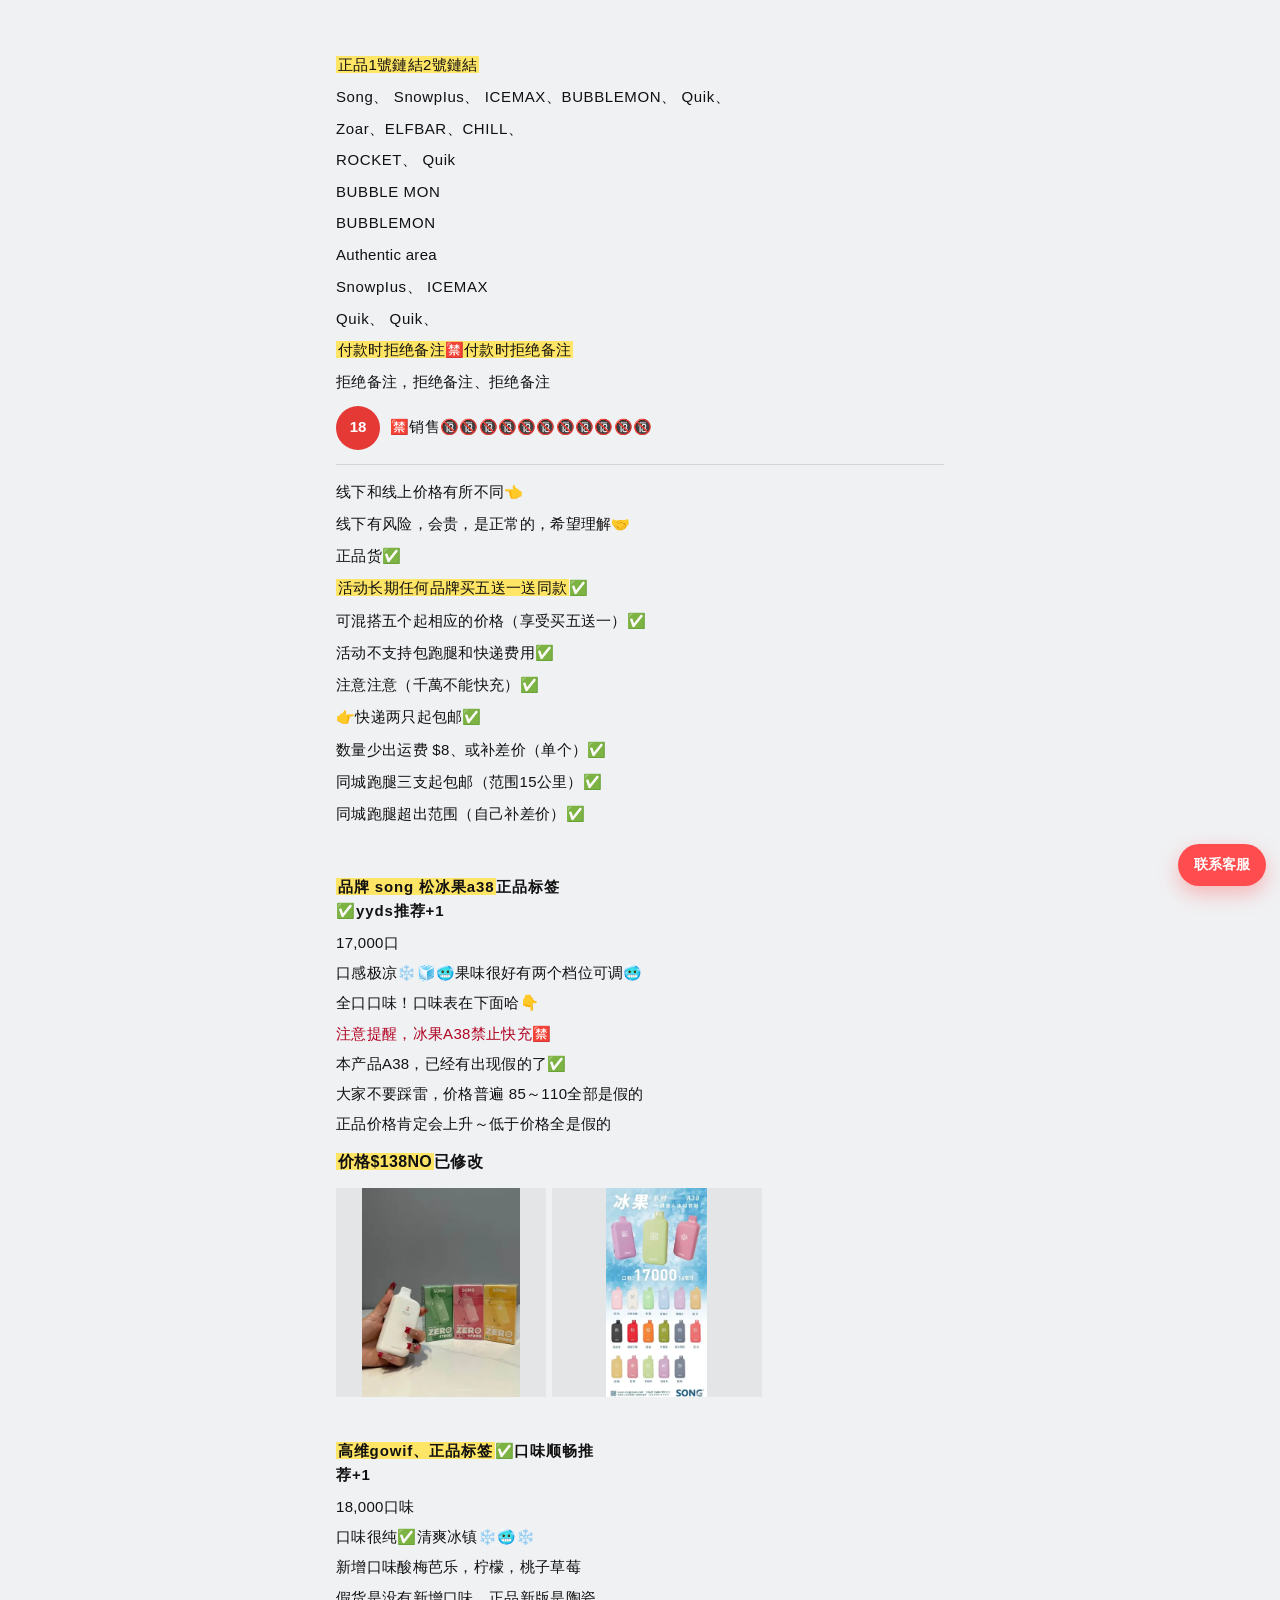
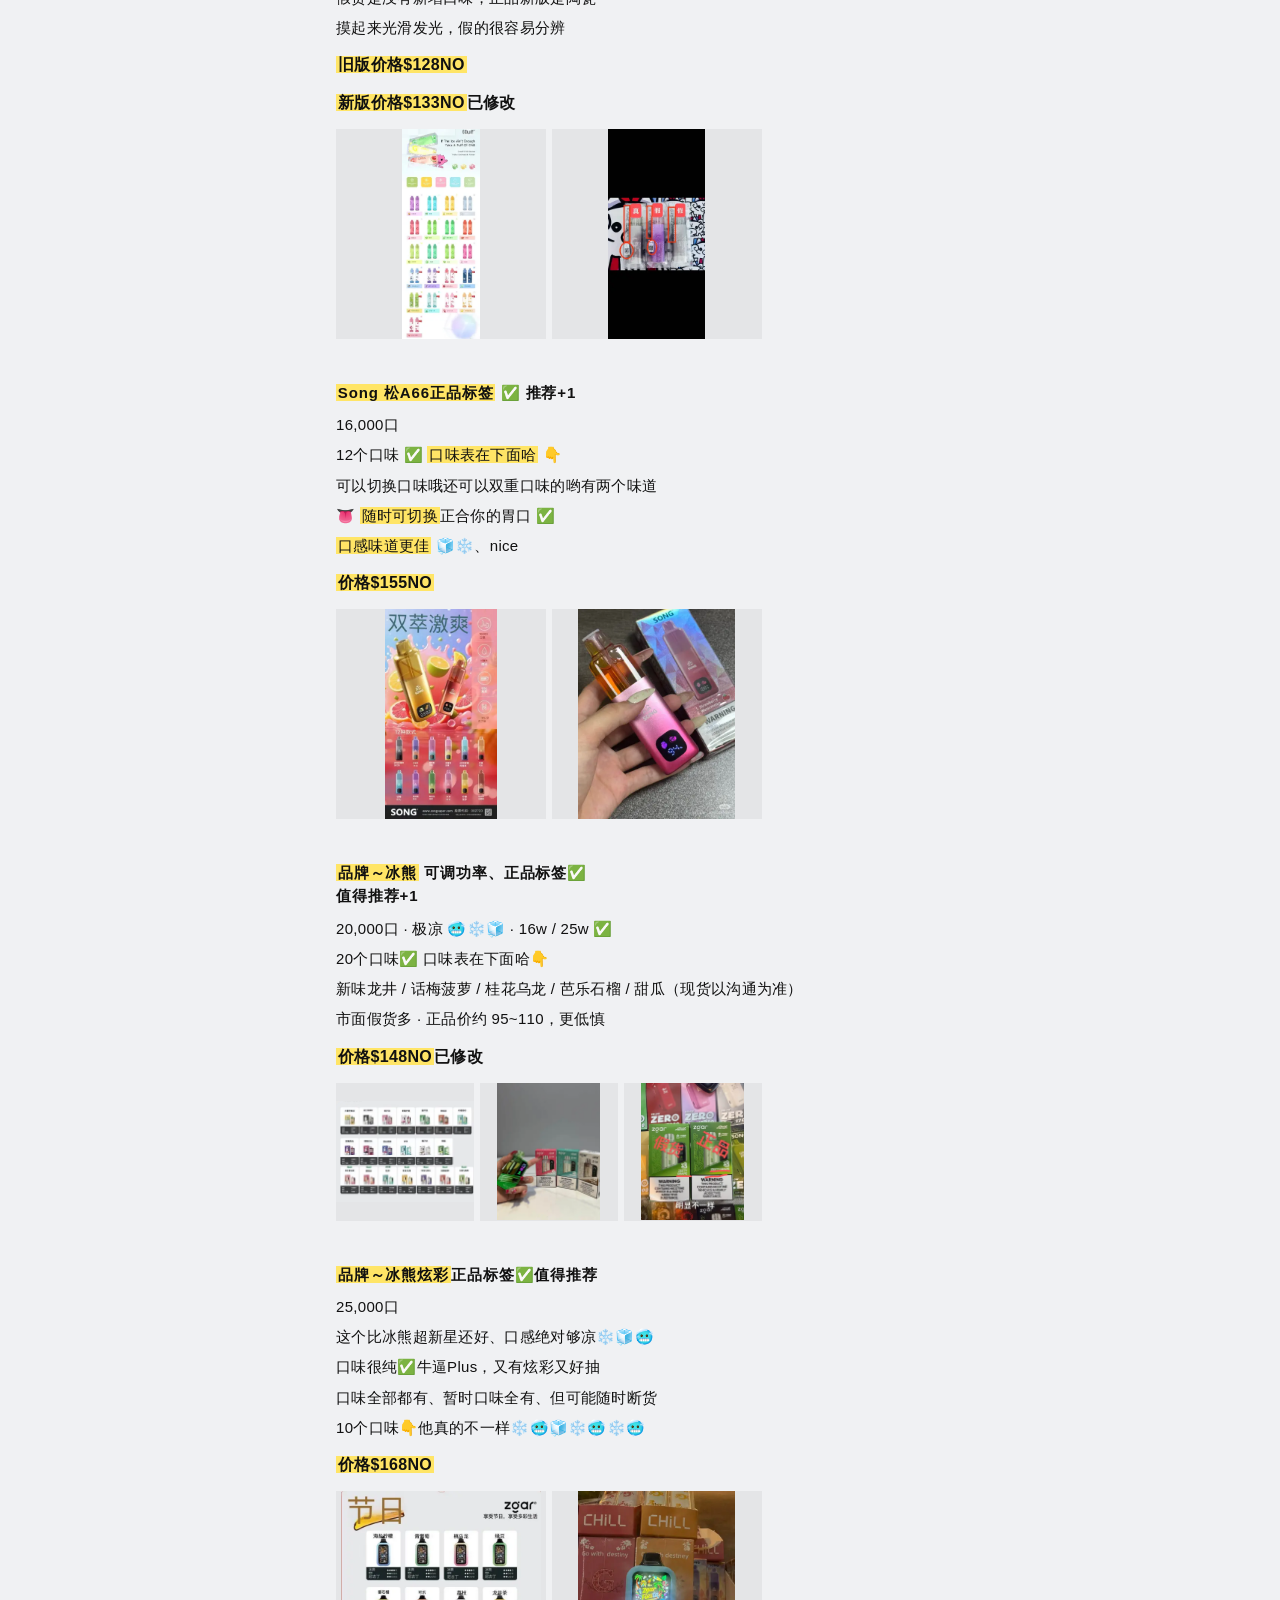
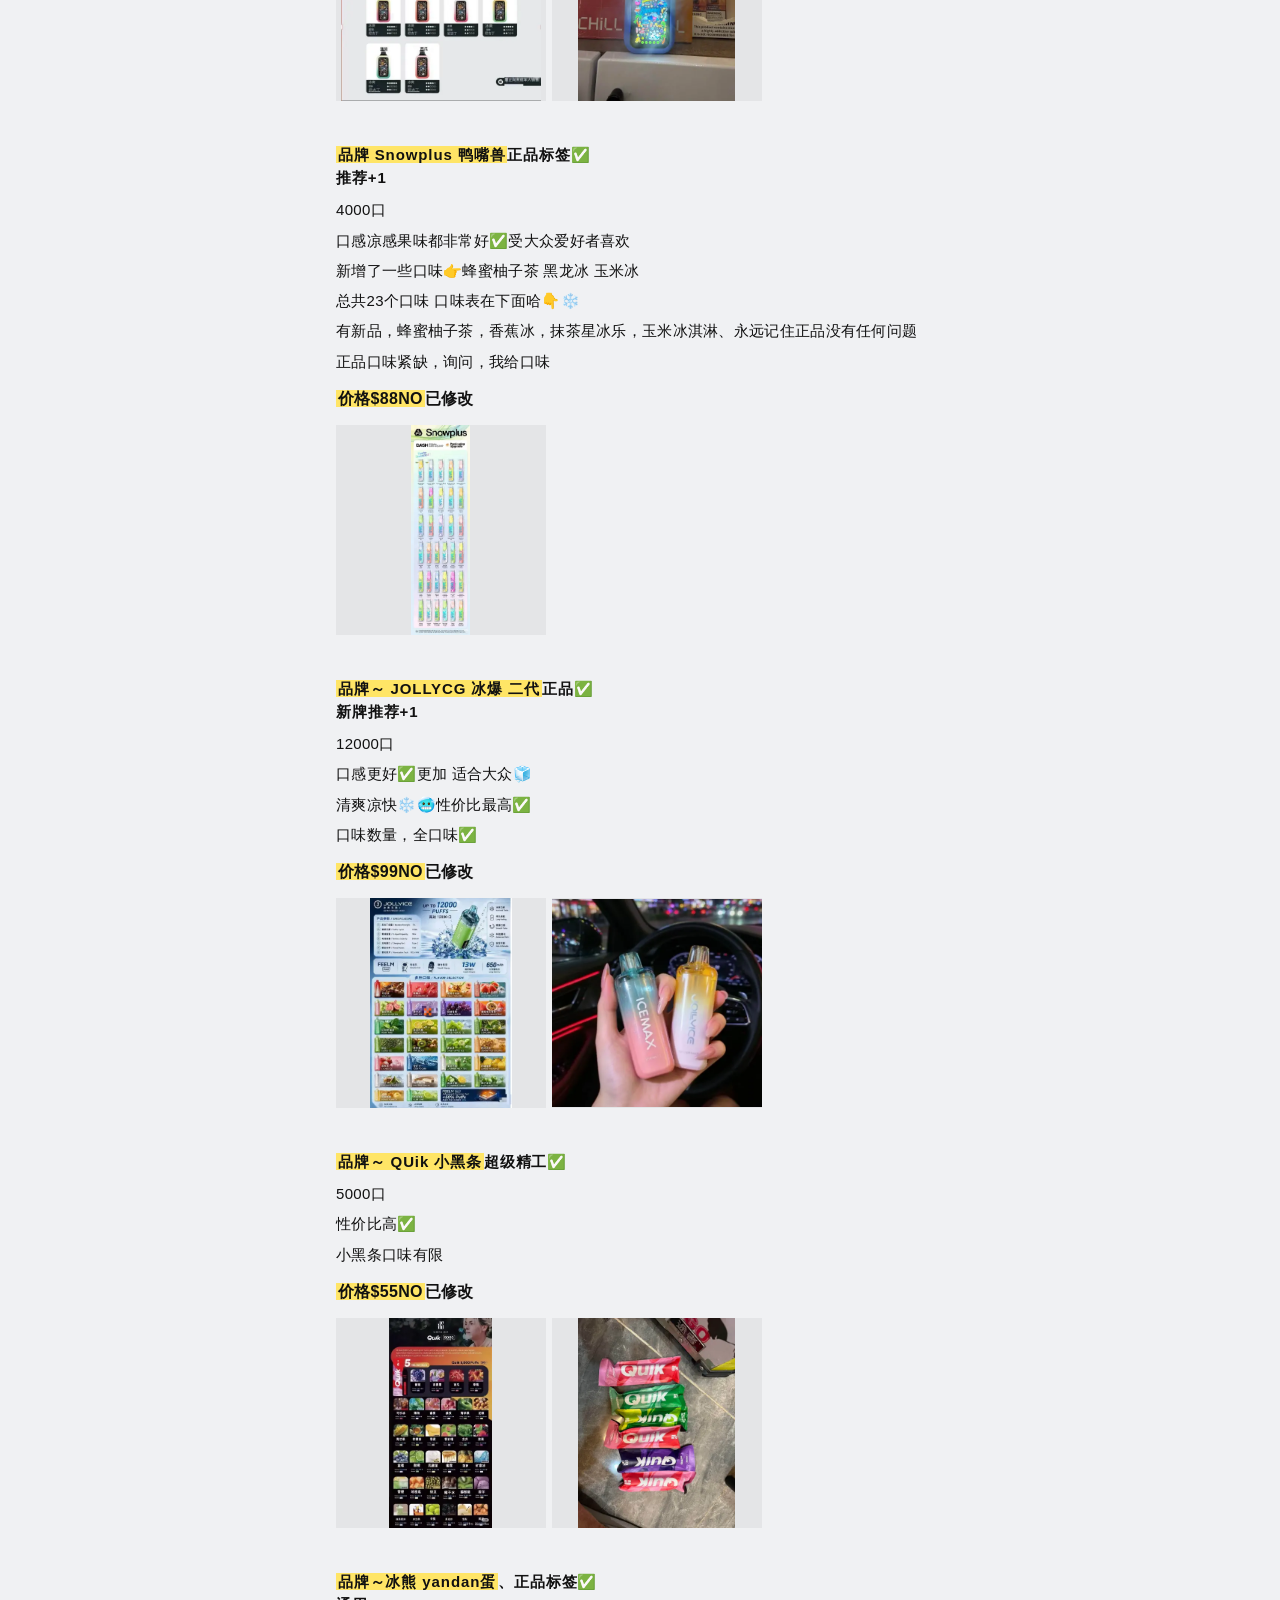
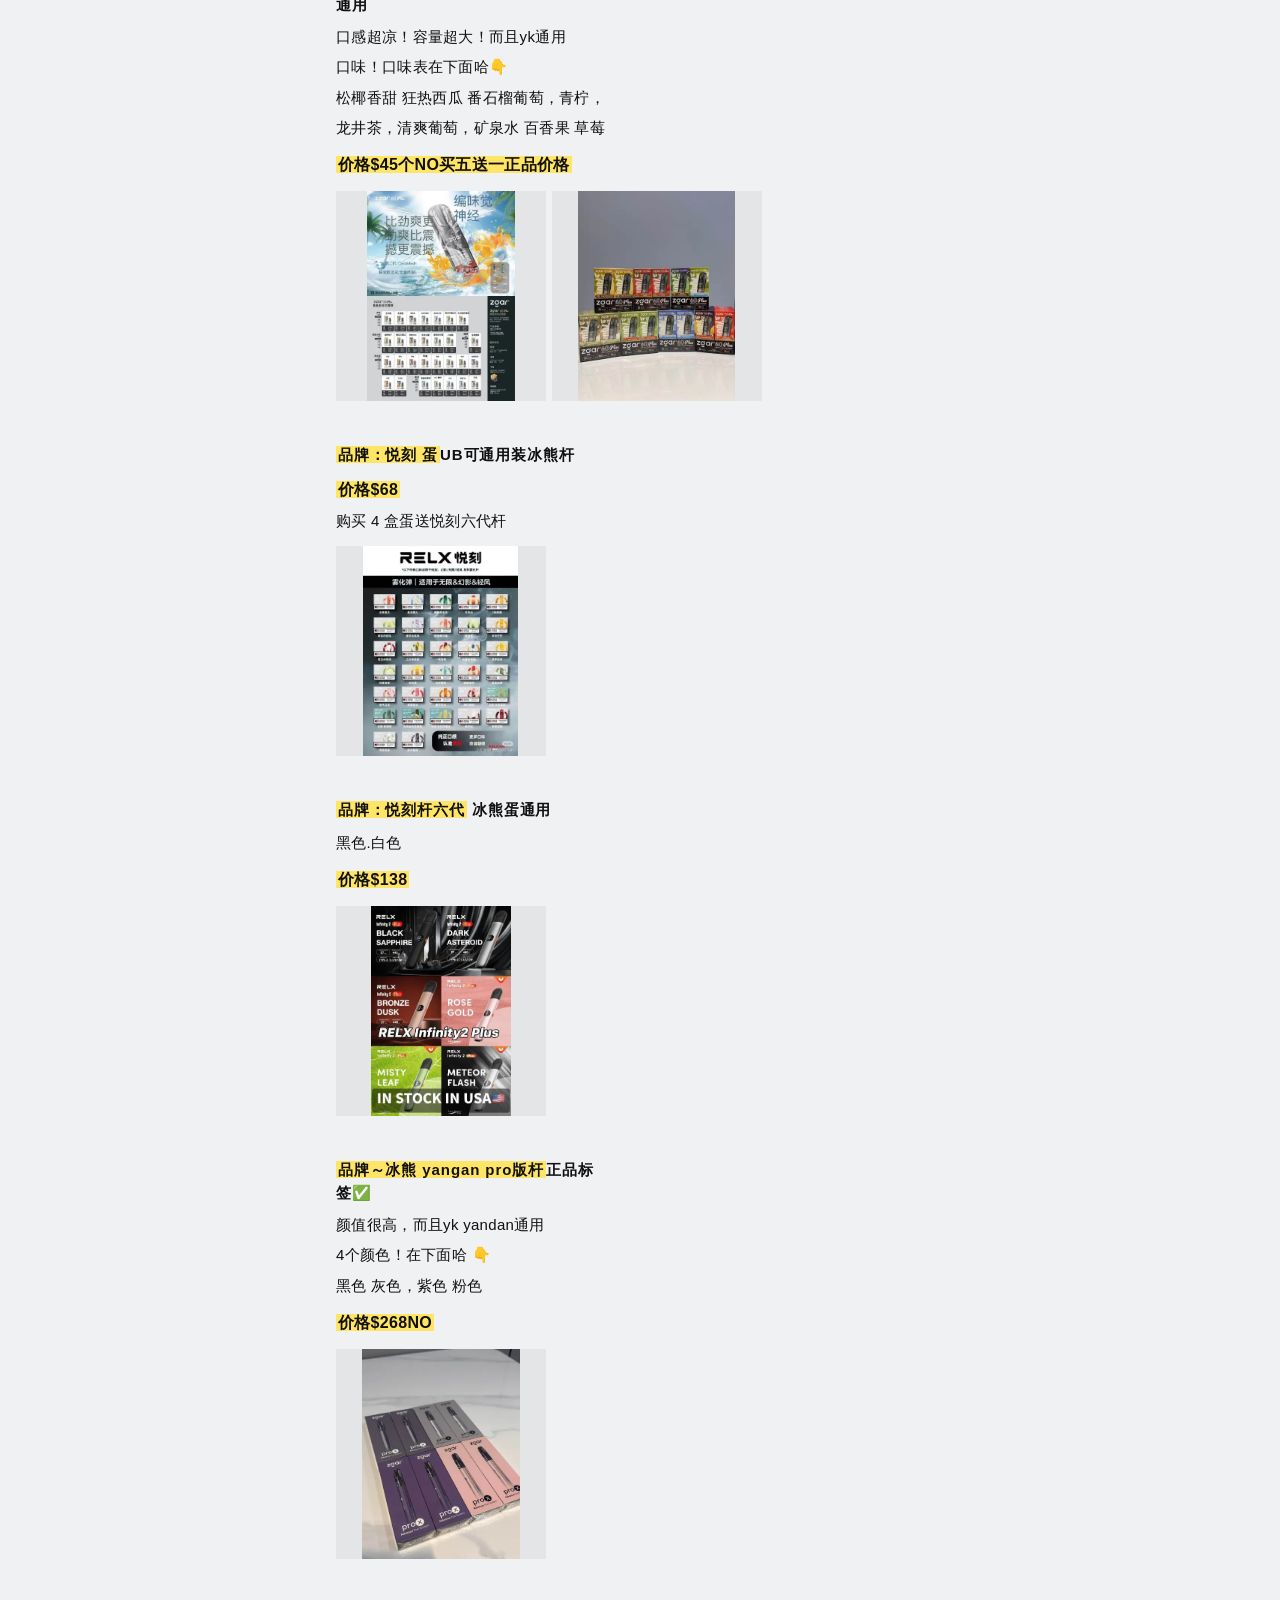
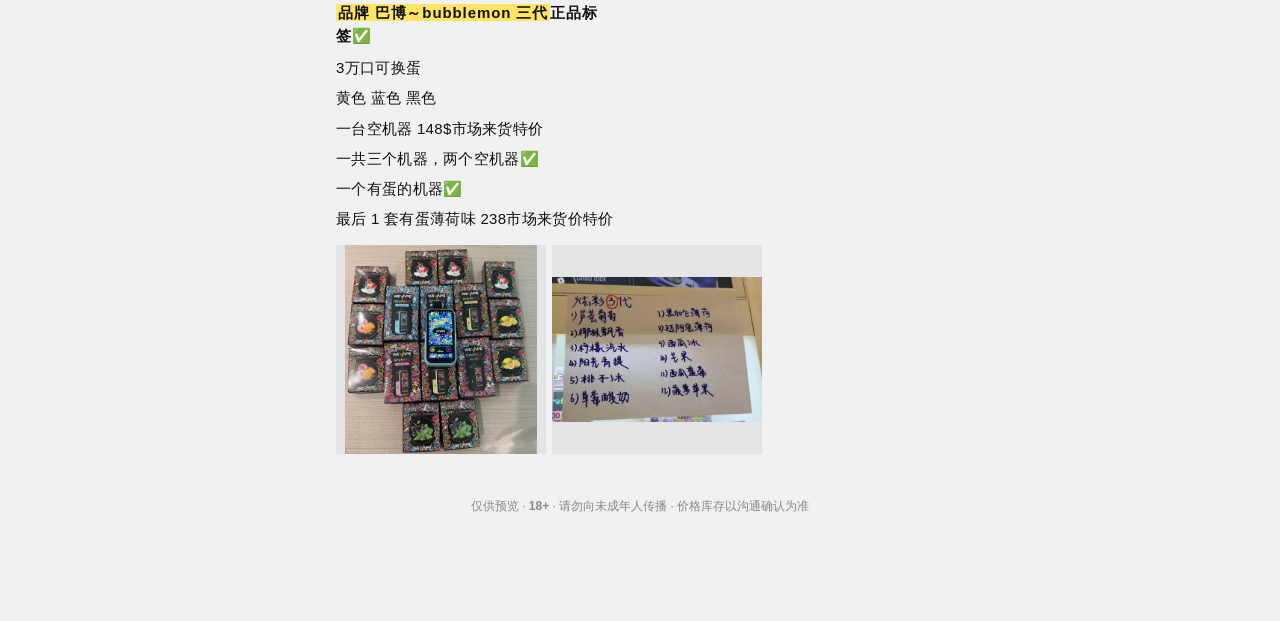
<file: index.html>
<!DOCTYPE html>
<html lang="zh-CN">
<head>
  <meta charset="utf-8" />
  <meta name="viewport" content="width=device-width, initial-scale=1, viewport-fit=cover" />
  <meta name="format-detection" content="telephone=no" />
  <meta name="referrer" content="no-referrer" />
  <meta name="theme-color" content="#f0f1f3" />
  <title>精选价目</title>
  <link rel="stylesheet" href="style.css?v=smoke12" />
</head>
<body>
  <main class="feed">
    <section class="block rules">
      <p class="line"><mark>正品1號鏈結2號鏈結</mark></p>
      <p class="line brands">Song、 SnowpIus、  ICEMAX、BUBBLEMON、 Quik、</p>
      <p class="line brands"> Zoar、ELFBAR、CHILL、</p>
      <p class="line brands"> ROCKET、  Quik</p>
      <p class="line brands">  BUBBLE MON</p>
      <p class="line brands">BUBBLEMON</p>
      <p class="line">Authentic area</p>
      <p class="line brands">  SnowpIus、  ICEMAX</p>
      <p class="line brands">Quik、 Quik、</p>
      <p class="line"><mark>付款时拒绝备注🈲付款时拒绝备注</mark></p>
      <p class="line">拒绝备注，拒绝备注、拒绝备注</p>
      <div class="age-row"><span class="age18">18</span><p class="line">🈲销售🔞🔞🔞🔞🔞🔞🔞🔞🔞🔞🔞</p></div>
      <hr class="sep" />
      <p class="line">线下和线上价格有所不同👈</p>
      <p class="line">线下有风险，会贵，是正常的，希望理解🤝</p>
      <p class="line">正品货✅</p>
      <p class="line"><mark>活动长期任何品牌买五送一送同款</mark>✅</p>
      <p class="line">可混搭五个起相应的价格（享受买五送一）✅</p>
      <p class="line">活动不支持包跑腿和快递费用✅</p>
      <p class="line">注意注意（千萬不能快充）✅</p>
      <p class="line">👉快递两只起包邮✅</p>
      <p class="line">数量少出运费 $8、或补差价（单个）✅</p>
      <p class="line">同城跑腿三支起包邮（范围15公里）✅</p>
      <p class="line">同城跑腿超出范围（自己补差价）✅</p>
    </section>

    <section class="block">
      <p class="hook"><mark>品牌 song 松冰果a38</mark>正品标签✅yyds推荐+1</p>
      <p>17,000口</p>
      <p>口感极凉❄️🧊🥶果味很好有两个档位可调🥶</p>
      <p>全口口味！口味表在下面哈👇</p>
      <p class="warn">注意提醒，冰果A38禁止快充🈲</p>
      <p>本产品A38，已经有出现假的了✅</p>
      <p>大家不要踩雷，价格普遍 85～110全部是假的</p>
      <p>正品价格肯定会上升～低于价格全是假的</p>
      <p class="price"><mark>价格$138NO</mark>已修改</p>
      <div class="shots n2">
        <button type="button" class="shot" data-full="images/1.webp" data-jpg="images/1.jpg"><img src="images/thumbs/1.webp" alt="图1" loading="eager" decoding="async" onerror="this.src=this.parentNode.dataset.jpg" /></button>
        <button type="button" class="shot" data-full="images/2.webp" data-jpg="images/2.jpg"><img src="images/thumbs/2.webp" alt="图2" loading="eager" decoding="async" onerror="this.src=this.parentNode.dataset.jpg" /></button>
      </div>
    </section>

    <section class="block">
      <p class="hook"><mark>高维gowif、正品标签</mark>✅口味顺畅推荐+1</p>
      <p>18,000口味</p>
      <p>口味很纯✅清爽冰镇❄️🥶❄️</p>
      <p>新增口味酸梅芭乐，柠檬，桃子草莓</p>
      <p>假货是没有新增口味，正品新版是陶瓷</p>
      <p>摸起来光滑发光，假的很容易分辨</p>
      <p class="price"><mark>旧版价格$128NO</mark></p>
      <p class="price"><mark>新版价格$133NO</mark>已修改</p>
      <div class="shots n2">
        <button type="button" class="shot" data-full="images/3.webp" data-jpg="images/3.jpg"><img src="images/thumbs/3.webp" alt="图3" loading="lazy" decoding="async" onerror="this.src=this.parentNode.dataset.jpg" /></button>
        <button type="button" class="shot" data-full="images/4.webp" data-jpg="images/4.jpg"><img src="images/thumbs/4.webp" alt="图4" loading="lazy" decoding="async" onerror="this.src=this.parentNode.dataset.jpg" /></button>
      </div>
    </section>

    <section class="block">
      <p class="hook"><mark>Song 松A66正品标签</mark> ✅ 推荐+1</p>
      <p>16,000口</p>
      <p>12个口味 ✅ <mark>口味表在下面哈</mark> 👇</p>
      <p>可以切换口味哦还可以双重口味的哟有两个味道</p>
      <p>👅 <mark>随时可切换</mark>正合你的胃口 ✅</p>
      <p><mark>口感味道更佳</mark> 🧊❄️、nice</p>
      <p class="price"><mark>价格$155NO</mark></p>
      <div class="shots n2">
        <button type="button" class="shot" data-full="images/5.webp" data-jpg="images/5.jpg"><img src="images/thumbs/5.webp" alt="图5" loading="lazy" decoding="async" onerror="this.src=this.parentNode.dataset.jpg" /></button>
        <button type="button" class="shot" data-full="images/6.webp" data-jpg="images/6.jpg"><img src="images/thumbs/6.webp" alt="图6" loading="lazy" decoding="async" onerror="this.src=this.parentNode.dataset.jpg" /></button>
      </div>
    </section>

    <section class="block">
      <p class="hook"><mark>品牌～冰熊</mark> 可调功率、正品标签✅ 值得推荐+1</p>
      <p>20,000口 · 极凉 🥶❄️🧊 · 16w / 25w ✅</p>
      <p>20个口味✅ 口味表在下面哈👇</p>
      <p>新味龙井 / 话梅菠萝 / 桂花乌龙 / 芭乐石榴 / 甜瓜（现货以沟通为准）</p>
      <p>市面假货多 · 正品价约 95~110，更低慎</p>
      <p class="price"><mark>价格$148NO</mark>已修改</p>
      <div class="shots n3">
        <button type="button" class="shot" data-full="images/7.webp" data-jpg="images/7.jpg"><img src="images/thumbs/7.webp" alt="图7" loading="lazy" decoding="async" onerror="this.src=this.parentNode.dataset.jpg" /></button>
        <button type="button" class="shot" data-full="images/8.webp" data-jpg="images/8.jpg"><img src="images/thumbs/8.webp" alt="图8" loading="lazy" decoding="async" onerror="this.src=this.parentNode.dataset.jpg" /></button>
        <button type="button" class="shot" data-full="images/9.webp" data-jpg="images/9.jpg"><img src="images/thumbs/9.webp" alt="图9" loading="lazy" decoding="async" onerror="this.src=this.parentNode.dataset.jpg" /></button>
      </div>
    </section>

    <section class="block">
      <p class="hook"><mark>品牌～冰熊炫彩</mark>正品标签✅值得推荐</p>
      <p>25,000口</p>
      <p>这个比冰熊超新星还好、口感绝对够凉❄️🧊🥶</p>
      <p>口味很纯✅牛逼Plus，又有炫彩又好抽</p>
      <p>口味全部都有、暂时口味全有、但可能随时断货</p>
      <p>10个口味👇他真的不一样❄️🥶🧊❄️🥶❄️🥶</p>
      <p class="price"><mark>价格$168NO</mark></p>
      <div class="shots n2">
        <button type="button" class="shot" data-full="images/10.webp" data-jpg="images/10.jpg"><img src="images/thumbs/10.webp" alt="图10" loading="lazy" decoding="async" onerror="this.src=this.parentNode.dataset.jpg" /></button>
        <button type="button" class="shot" data-full="images/11.webp" data-jpg="images/11.jpg"><img src="images/thumbs/11.webp" alt="图11" loading="lazy" decoding="async" onerror="this.src=this.parentNode.dataset.jpg" /></button>
      </div>
    </section>

    <section class="block">
      <p class="hook"><mark>品牌 Snowplus 鸭嘴兽</mark>正品标签✅推荐+1</p>
      <p>4000口</p>
      <p>口感凉感果味都非常好✅受大众爱好者喜欢</p>
      <p>新增了一些口味👉蜂蜜柚子茶 黑龙冰 玉米冰</p>
      <p>总共23个口味 口味表在下面哈👇❄️</p>
      <p>有新品，蜂蜜柚子茶，香蕉冰，抹茶星冰乐，玉米冰淇淋、永远记住正品没有任何问题</p>
      <p>正品口味紧缺，询问，我给口味</p>
      <p class="price"><mark>价格$88NO</mark>已修改</p>
      <div class="shots n1">
        <button type="button" class="shot" data-full="images/12.jpg" data-jpg="images/12.jpg"><img src="images/thumbs/12.webp" alt="图12" loading="lazy" decoding="async" onerror="this.src=this.parentNode.dataset.jpg" /></button>
      </div>
    </section>

    <section class="block">
      <p class="hook"><mark>品牌～ JOLLYCG 冰爆 二代</mark>正品✅新牌推荐+1</p>
      <p>12000口</p>
      <p>口感更好✅更加 适合大众🧊</p>
      <p>清爽凉快❄️🥶性价比最高✅</p>
      <p>口味数量，全口味✅</p>
      <p class="price"><mark>价格$99NO</mark>已修改</p>
      <div class="shots n2">
        <button type="button" class="shot" data-full="images/13.jpg" data-jpg="images/13.jpg"><img src="images/thumbs/13.webp" alt="图13" loading="lazy" decoding="async" onerror="this.src=this.parentNode.dataset.jpg" /></button>
        <button type="button" class="shot" data-full="images/14.webp" data-jpg="images/14.jpg"><img src="images/thumbs/14.webp" alt="图14" loading="lazy" decoding="async" onerror="this.src=this.parentNode.dataset.jpg" /></button>
      </div>
    </section>

    <section class="block">
      <p class="hook"><mark>品牌～ QUik 小黑条</mark>超级精工✅</p>
      <p>5000口</p>
      <p>性价比高✅</p>
      <p>小黑条口味有限</p>
      <p class="price"><mark>价格$55NO</mark>已修改</p>
      <div class="shots n2">
        <button type="button" class="shot" data-full="images/15.webp" data-jpg="images/15.jpg"><img src="images/thumbs/15.webp" alt="图15" loading="lazy" decoding="async" onerror="this.src=this.parentNode.dataset.jpg" /></button>
        <button type="button" class="shot" data-full="images/16.jpg" data-jpg="images/16.jpg"><img src="images/thumbs/16.webp" alt="图16" loading="lazy" decoding="async" onerror="this.src=this.parentNode.dataset.jpg" /></button>
      </div>
    </section>

    <section class="block">
      <p class="hook"><mark>品牌～冰熊 yandan蛋</mark>、正品标签✅通用</p>
      <p>口感超凉！容量超大！而且yk通用</p>
      <p>口味！口味表在下面哈👇</p>
      <p>松椰香甜 狂热西瓜 番石榴葡萄，青柠，</p>
      <p>龙井茶，清爽葡萄，矿泉水 百香果 草莓</p>
      <p class="price"><mark>价格$45个NO买五送一正品价格</mark></p>
      <div class="shots n2">
        <button type="button" class="shot" data-full="images/17.jpg" data-jpg="images/17.jpg"><img src="images/thumbs/17.webp" alt="图17" loading="lazy" decoding="async" onerror="this.src=this.parentNode.dataset.jpg" /></button>
        <button type="button" class="shot" data-full="images/18.jpg" data-jpg="images/18.jpg"><img src="images/thumbs/18.webp" alt="图18" loading="lazy" decoding="async" onerror="this.src=this.parentNode.dataset.jpg" /></button>
      </div>
    </section>

    <section class="block">
      <p class="hook"><mark>品牌：悦刻 蛋</mark>UB可通用装冰熊杆</p>
      <p class="price"><mark>价格$68</mark></p>
      <p>购买 4 盒蛋送悦刻六代杆</p>
      <div class="shots n1">
        <button type="button" class="shot" data-full="images/19.webp" data-jpg="images/19.jpg"><img src="images/thumbs/19.webp" alt="图19" loading="lazy" decoding="async" onerror="this.src=this.parentNode.dataset.jpg" /></button>
      </div>
    </section>

    <section class="block">
      <p class="hook"><mark>品牌：悦刻杆六代</mark> 冰熊蛋通用</p>
      <p>黑色.白色</p>
      <p class="price"><mark>价格$138</mark></p>
      <div class="shots n1">
        <button type="button" class="shot" data-full="images/20.webp" data-jpg="images/20.jpg"><img src="images/thumbs/20.webp" alt="图20" loading="lazy" decoding="async" onerror="this.src=this.parentNode.dataset.jpg" /></button>
      </div>
    </section>

    <section class="block">
      <p class="hook"><mark>品牌～冰熊 yangan pro版杆</mark>正品标签✅</p>
      <p>颜值很高，而且yk yandan通用</p>
      <p>4个颜色！在下面哈 👇</p>
      <p>黑色 灰色，紫色 粉色</p>
      <p class="price"><mark>价格$268NO</mark></p>
      <div class="shots n1">
        <button type="button" class="shot" data-full="images/21.webp" data-jpg="images/21.jpg"><img src="images/thumbs/21.webp" alt="图21" loading="lazy" decoding="async" onerror="this.src=this.parentNode.dataset.jpg" /></button>
      </div>
    </section>

    <section class="block">
      <p class="hook"><mark>品牌 巴博～bubblemon 三代</mark>正品标签✅</p>
      <p>3万口可换蛋</p>
      <p>黄色 蓝色 黑色</p>
      <p>一台空机器 148$市场来货特价</p>
      <p>一共三个机器，两个空机器✅</p>
      <p>一个有蛋的机器✅</p>
      <p>最后 1 套有蛋薄荷味 238市场来货价特价</p>
      <div class="shots n2">
        <button type="button" class="shot" data-full="images/22.jpg" data-jpg="images/22.jpg"><img src="images/thumbs/22.webp" alt="图22" loading="lazy" decoding="async" onerror="this.src=this.parentNode.dataset.jpg" /></button>
        <button type="button" class="shot" data-full="images/23.jpg" data-jpg="images/23.jpg"><img src="images/thumbs/23.webp" alt="图23" loading="lazy" decoding="async" onerror="this.src=this.parentNode.dataset.jpg" /></button>
      </div>
    </section>

    <p class="foot">仅供预览 · <strong>18+</strong> · 请勿向未成年人传播 · 价格库存以沟通确认为准</p>
  </main>

  <button type="button" class="fab" id="fab" aria-label="联系客服">联系客服</button>
  <div class="toast" id="toast" role="status" aria-live="polite"></div>

  <div class="lb" id="lb" hidden role="dialog" aria-modal="true" aria-label="大图">
    <button type="button" class="lb-close" id="lbClose" aria-label="关闭">×</button>
    <div class="lb-scroller" id="lbScroller">
      <img id="lbImg" alt="大图" decoding="async" />
    </div>
  </div>

  <script src="app.js?v=smoke12" defer></script>
</body>
</html>
</file>
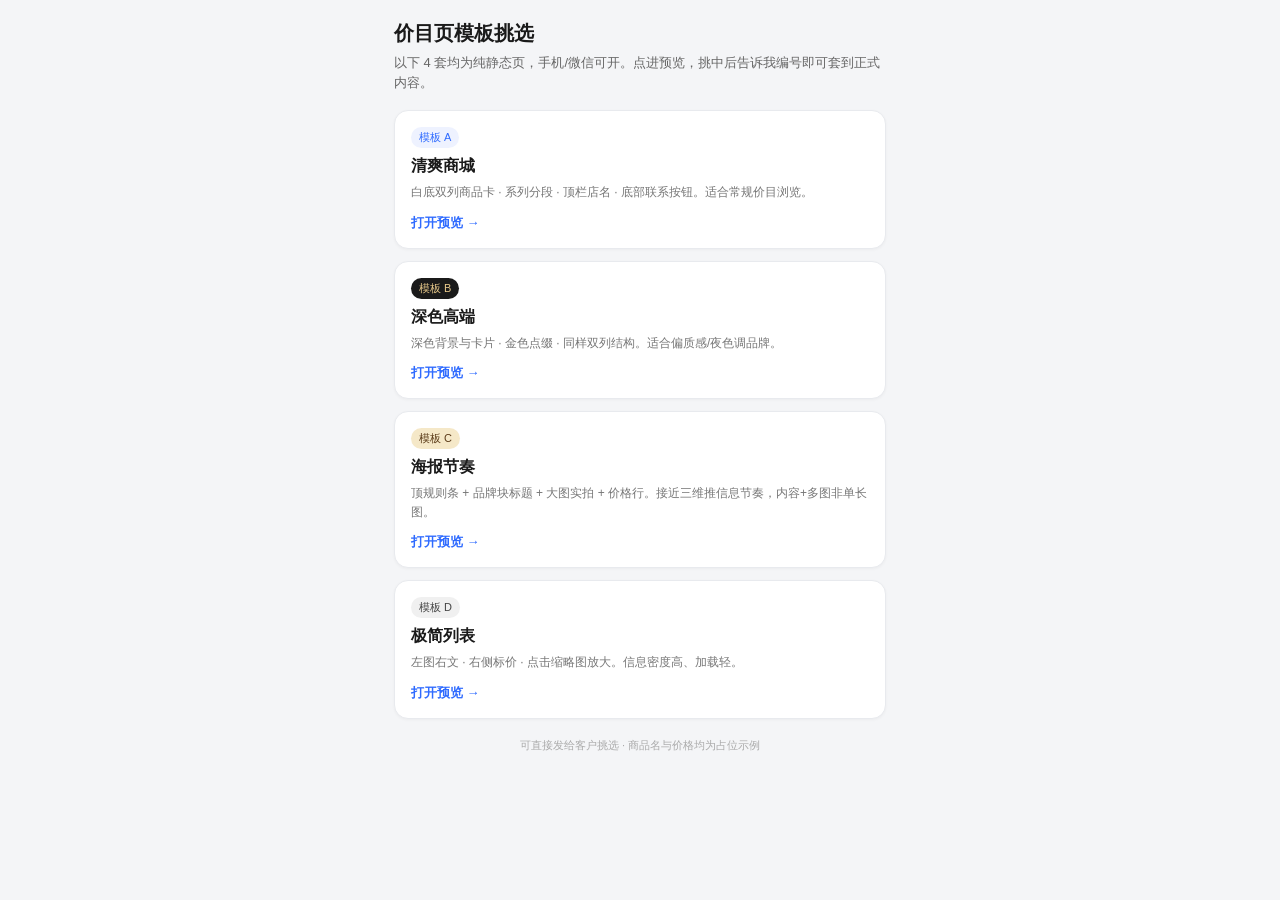
<file: templates/index.html>
<!DOCTYPE html>
<html lang="zh-CN">
<head>
<meta charset="UTF-8">
<meta name="viewport" content="width=device-width, initial-scale=1, maximum-scale=1, viewport-fit=cover">
<title>价目页模板挑选</title>
<style>
*{box-sizing:border-box;margin:0;padding:0}
html,body{background:#f4f5f7;color:#1a1a1a;font-family:-apple-system,BlinkMacSystemFont,"PingFang SC","Hiragino Sans GB","Microsoft YaHei",sans-serif}
body{max-width:520px;margin:0 auto;padding:20px 14px 40px}
h1{font-size:20px;font-weight:700}
.sub{margin:6px 0 18px;font-size:13px;color:#666;line-height:1.5}
.card{display:block;text-decoration:none;color:inherit;background:#fff;border-radius:14px;padding:16px;margin-bottom:12px;border:1px solid #e8eaee;box-shadow:0 1px 3px rgba(0,0,0,.04)}
.card .badge{display:inline-block;font-size:11px;padding:3px 8px;border-radius:999px;margin-bottom:8px}
.card h2{font-size:16px;font-weight:650}
.card p{margin-top:6px;font-size:12px;color:#777;line-height:1.55}
.card .go{margin-top:12px;font-size:13px;font-weight:600;color:#2f6bff}
.a .badge{background:#eef2ff;color:#2f6bff}
.b .badge{background:#1a1a1a;color:#e8c98a}
.c .badge{background:#f5e8c8;color:#5a3a18}
.d .badge{background:#f0f0f0;color:#444}
.note{margin-top:18px;font-size:11px;color:#aaa;text-align:center;line-height:1.6}
</style>
</head>
<body>
<h1>价目页模板挑选</h1>
<p class="sub">以下 4 套均为纯静态页，手机/微信可开。点进预览，挑中后告诉我编号即可套到正式内容。</p>

<a class="card a" href="shop-a-clean/index.html">
  <span class="badge">模板 A</span>
  <h2>清爽商城</h2>
  <p>白底双列商品卡 · 系列分段 · 顶栏店名 · 底部联系按钮。适合常规价目浏览。</p>
  <div class="go">打开预览 →</div>
</a>

<a class="card b" href="shop-b-dark/index.html">
  <span class="badge">模板 B</span>
  <h2>深色高端</h2>
  <p>深色背景与卡片 · 金色点缀 · 同样双列结构。适合偏质感/夜色调品牌。</p>
  <div class="go">打开预览 →</div>
</a>

<a class="card c" href="shop-c-poster/index.html">
  <span class="badge">模板 C</span>
  <h2>海报节奏</h2>
  <p>顶规则条 + 品牌块标题 + 大图实拍 + 价格行。接近三维推信息节奏，内容+多图非单长图。</p>
  <div class="go">打开预览 →</div>
</a>

<a class="card d" href="shop-d-minimal/index.html">
  <span class="badge">模板 D</span>
  <h2>极简列表</h2>
  <p>左图右文 · 右侧标价 · 点击缩略图放大。信息密度高、加载轻。</p>
  <div class="go">打开预览 →</div>
</a>

<p class="note">可直接发给客户挑选 · 商品名与价格均为占位示例</p>
</body>
</html>
</file>
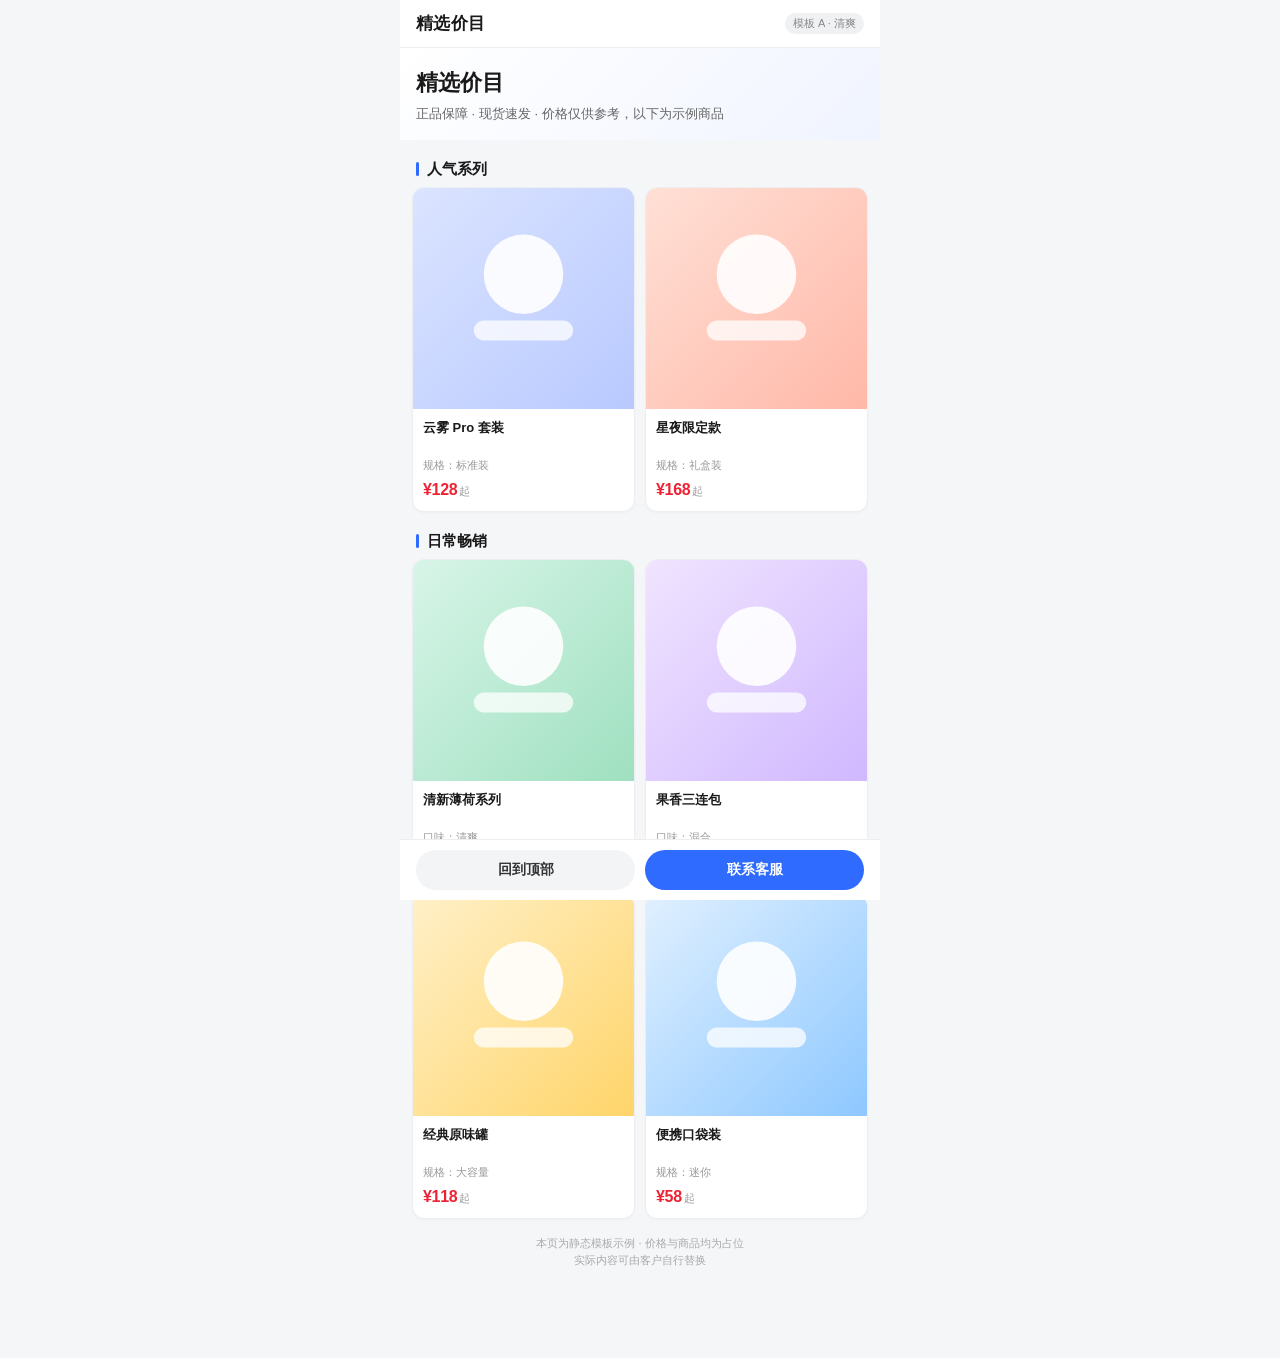
<file: templates/shop-a-clean/index.html>
<!DOCTYPE html>
<html lang="zh-CN">
<head>
<meta charset="UTF-8">
<meta name="viewport" content="width=device-width, initial-scale=1, maximum-scale=1, viewport-fit=cover">
<title>精选价目 · 清爽商城</title>
<style>
*{box-sizing:border-box;margin:0;padding:0}
html,body{background:#f5f6f8;color:#1a1a1a;font-family:-apple-system,BlinkMacSystemFont,"PingFang SC","Hiragino Sans GB","Microsoft YaHei",sans-serif;-webkit-tap-highlight-color:transparent}
body{max-width:480px;margin:0 auto;min-height:100vh;padding-bottom:72px}
.top{position:sticky;top:0;z-index:20;background:#fff;border-bottom:1px solid #eee;padding:12px 16px;display:flex;align-items:center;justify-content:space-between}
.top h1{font-size:17px;font-weight:650;letter-spacing:.02em}
.top .tag{font-size:11px;color:#888;background:#f0f1f3;padding:3px 8px;border-radius:999px}
.hero{background:linear-gradient(135deg,#fff 0%,#f0f4ff 100%);padding:20px 16px 16px}
.hero .shop{font-size:22px;font-weight:700}
.hero p{margin-top:6px;font-size:13px;color:#666;line-height:1.5}
.sec{padding:8px 12px 0}
.sec-title{display:flex;align-items:center;gap:8px;padding:12px 4px 8px;font-size:15px;font-weight:650}
.sec-title::before{content:"";width:3px;height:14px;background:#2f6bff;border-radius:2px}
.grid{display:grid;grid-template-columns:1fr 1fr;gap:10px}
.card{background:#fff;border-radius:12px;overflow:hidden;border:1px solid #eceef2;box-shadow:0 1px 2px rgba(0,0,0,.03)}
.card .pic{aspect-ratio:1;background:#eef0f4;display:flex;align-items:center;justify-content:center}
.card .pic svg{width:100%;height:100%;display:block}
.card .body{padding:10px 10px 12px}
.card .name{font-size:13px;font-weight:600;line-height:1.35;display:-webkit-box;-webkit-line-clamp:2;-webkit-box-orient:vertical;overflow:hidden;min-height:2.7em}
.card .meta{margin-top:4px;font-size:11px;color:#999}
.card .price{margin-top:8px;font-size:16px;font-weight:700;color:#e23;letter-spacing:-.02em}
.card .price small{font-size:11px;font-weight:500;color:#999;margin-left:2px}
.foot{position:fixed;left:0;right:0;bottom:0;max-width:480px;margin:0 auto;background:#fff;border-top:1px solid #eee;padding:10px 16px calc(10px + env(safe-area-inset-bottom));display:flex;gap:10px;z-index:30}
.foot a{flex:1;text-align:center;text-decoration:none;border-radius:999px;padding:11px 0;font-size:14px;font-weight:600}
.foot .ghost{background:#f3f4f6;color:#333}
.foot .primary{background:#2f6bff;color:#fff}
.note{padding:16px;font-size:11px;color:#aaa;text-align:center;line-height:1.6}
</style>
</head>
<body>
<header class="top">
  <h1>精选价目</h1>
  <span class="tag">模板 A · 清爽</span>
</header>
<section class="hero">
  <div class="shop">精选价目</div>
  <p>正品保障 · 现货速发 · 价格仅供参考，以下为示例商品</p>
</section>

<section class="sec">
  <div class="sec-title">人气系列</div>
  <div class="grid">
    <article class="card">
      <div class="pic"><svg viewBox="0 0 200 200" xmlns="http://www.w3.org/2000/svg"><defs><linearGradient id="g1" x1="0" y1="0" x2="1" y2="1"><stop stop-color="#dbe4ff"/><stop offset="1" stop-color="#b8c9ff"/></linearGradient></defs><rect width="200" height="200" fill="url(#g1)"/><circle cx="100" cy="78" r="36" fill="#fff" opacity=".9"/><rect x="55" y="120" width="90" height="18" rx="9" fill="#fff" opacity=".75"/></svg></div>
      <div class="body"><div class="name">云雾 Pro 套装</div><div class="meta">规格：标准装</div><div class="price">¥128<small>起</small></div></div>
    </article>
    <article class="card">
      <div class="pic"><svg viewBox="0 0 200 200" xmlns="http://www.w3.org/2000/svg"><defs><linearGradient id="g2" x1="0" y1="0" x2="1" y2="1"><stop stop-color="#ffe0d6"/><stop offset="1" stop-color="#ffb8a8"/></linearGradient></defs><rect width="200" height="200" fill="url(#g2)"/><circle cx="100" cy="78" r="36" fill="#fff" opacity=".9"/><rect x="55" y="120" width="90" height="18" rx="9" fill="#fff" opacity=".75"/></svg></div>
      <div class="body"><div class="name">星夜限定款</div><div class="meta">规格：礼盒装</div><div class="price">¥168<small>起</small></div></div>
    </article>
  </div>
</section>

<section class="sec">
  <div class="sec-title">日常畅销</div>
  <div class="grid">
    <article class="card">
      <div class="pic"><svg viewBox="0 0 200 200" xmlns="http://www.w3.org/2000/svg"><defs><linearGradient id="g3" x1="0" y1="0" x2="1" y2="1"><stop stop-color="#d8f5e8"/><stop offset="1" stop-color="#9fe0c0"/></linearGradient></defs><rect width="200" height="200" fill="url(#g3)"/><circle cx="100" cy="78" r="36" fill="#fff" opacity=".9"/><rect x="55" y="120" width="90" height="18" rx="9" fill="#fff" opacity=".75"/></svg></div>
      <div class="body"><div class="name">清新薄荷系列</div><div class="meta">口味：清爽</div><div class="price">¥88<small>起</small></div></div>
    </article>
    <article class="card">
      <div class="pic"><svg viewBox="0 0 200 200" xmlns="http://www.w3.org/2000/svg"><defs><linearGradient id="g4" x1="0" y1="0" x2="1" y2="1"><stop stop-color="#f0e4ff"/><stop offset="1" stop-color="#d0b8ff"/></linearGradient></defs><rect width="200" height="200" fill="url(#g4)"/><circle cx="100" cy="78" r="36" fill="#fff" opacity=".9"/><rect x="55" y="120" width="90" height="18" rx="9" fill="#fff" opacity=".75"/></svg></div>
      <div class="body"><div class="name">果香三连包</div><div class="meta">口味：混合</div><div class="price">¥98<small>起</small></div></div>
    </article>
    <article class="card">
      <div class="pic"><svg viewBox="0 0 200 200" xmlns="http://www.w3.org/2000/svg"><defs><linearGradient id="g5" x1="0" y1="0" x2="1" y2="1"><stop stop-color="#fff0c8"/><stop offset="1" stop-color="#ffd56a"/></linearGradient></defs><rect width="200" height="200" fill="url(#g5)"/><circle cx="100" cy="78" r="36" fill="#fff" opacity=".9"/><rect x="55" y="120" width="90" height="18" rx="9" fill="#fff" opacity=".75"/></svg></div>
      <div class="body"><div class="name">经典原味罐</div><div class="meta">规格：大容量</div><div class="price">¥118<small>起</small></div></div>
    </article>
    <article class="card">
      <div class="pic"><svg viewBox="0 0 200 200" xmlns="http://www.w3.org/2000/svg"><defs><linearGradient id="g6" x1="0" y1="0" x2="1" y2="1"><stop stop-color="#e0f0ff"/><stop offset="1" stop-color="#8ec8ff"/></linearGradient></defs><rect width="200" height="200" fill="url(#g6)"/><circle cx="100" cy="78" r="36" fill="#fff" opacity=".9"/><rect x="55" y="120" width="90" height="18" rx="9" fill="#fff" opacity=".75"/></svg></div>
      <div class="body"><div class="name">便携口袋装</div><div class="meta">规格：迷你</div><div class="price">¥58<small>起</small></div></div>
    </article>
  </div>
</section>

<p class="note">本页为静态模板示例 · 价格与商品均为占位<br>实际内容可由客户自行替换</p>

<footer class="foot">
  <a class="ghost" href="#top">回到顶部</a>
  <a class="primary" href="javascript:void(0)">联系客服</a>
</footer>
</body>
</html>
</file>
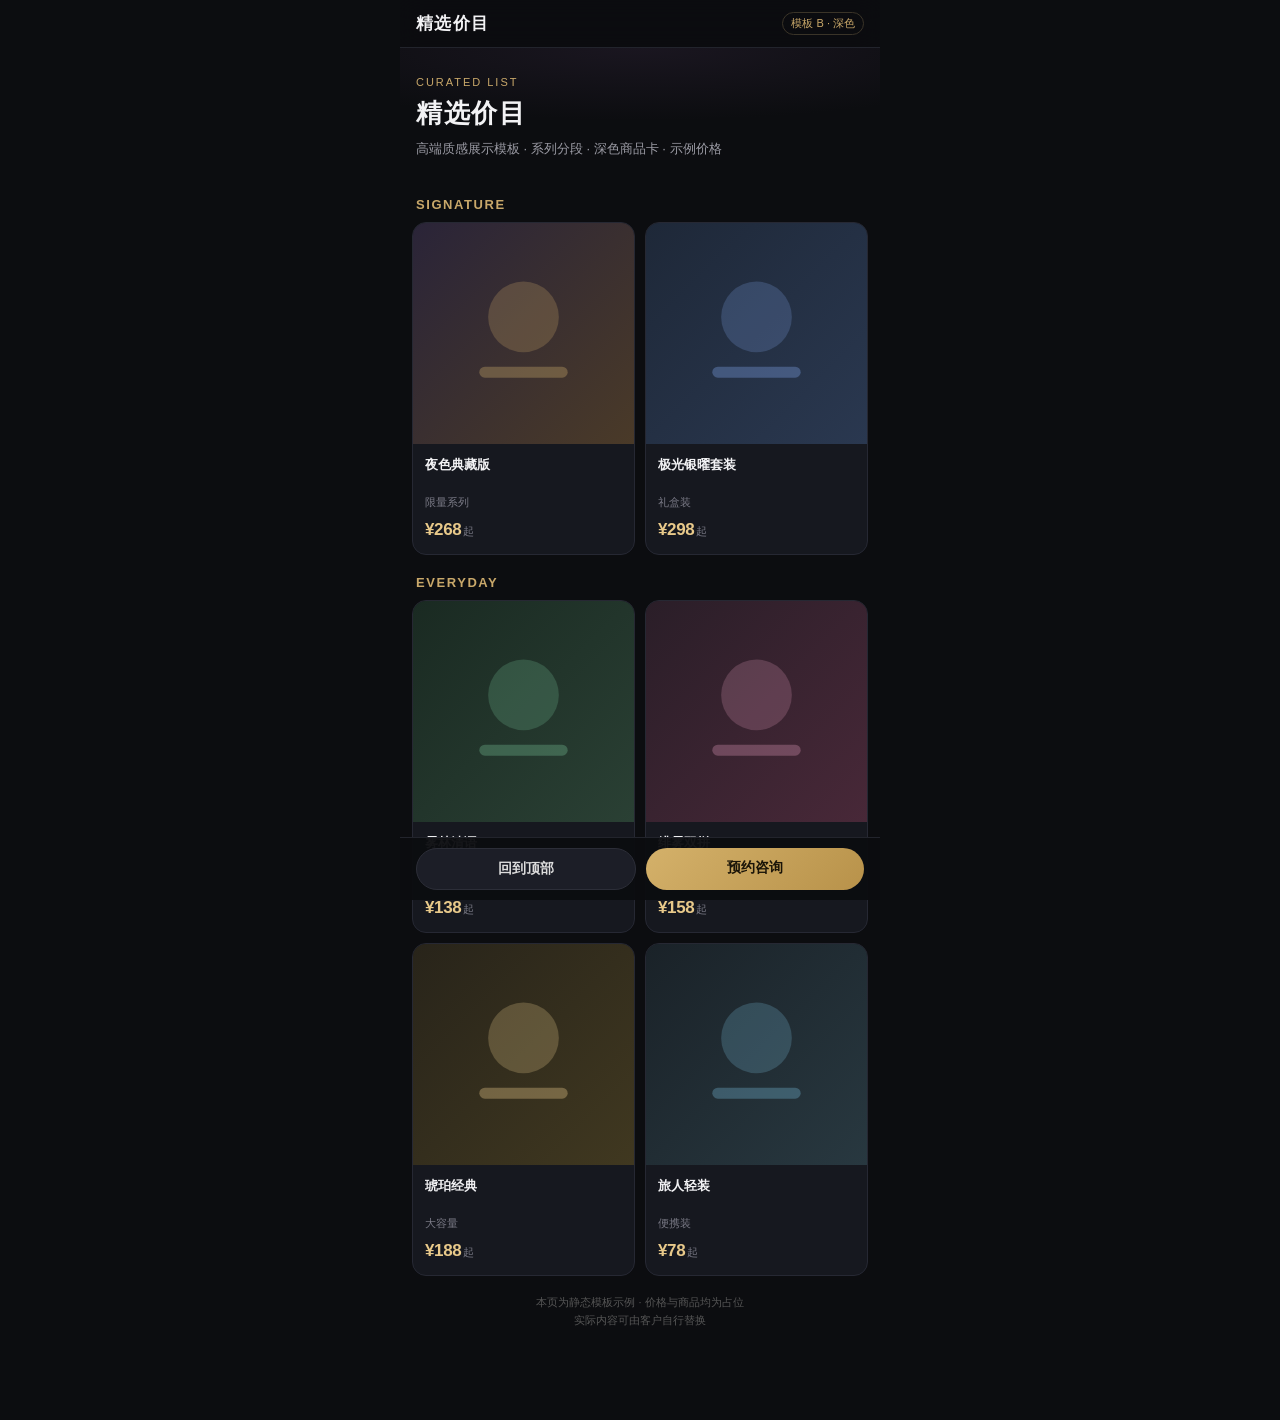
<file: templates/shop-b-dark/index.html>
<!DOCTYPE html>
<html lang="zh-CN">
<head>
<meta charset="UTF-8">
<meta name="viewport" content="width=device-width, initial-scale=1, maximum-scale=1, viewport-fit=cover">
<title>精选价目 · 深色高端</title>
<style>
*{box-sizing:border-box;margin:0;padding:0}
html,body{background:#0c0d10;color:#f2f2f4;font-family:-apple-system,BlinkMacSystemFont,"PingFang SC","Hiragino Sans GB","Microsoft YaHei",sans-serif;-webkit-tap-highlight-color:transparent}
body{max-width:480px;margin:0 auto;min-height:100vh;padding-bottom:72px}
.top{position:sticky;top:0;z-index:20;background:rgba(12,13,16,.92);backdrop-filter:blur(12px);border-bottom:1px solid #22242c;padding:12px 16px;display:flex;align-items:center;justify-content:space-between}
.top h1{font-size:17px;font-weight:650;letter-spacing:.08em}
.top .tag{font-size:11px;color:#c9a86a;border:1px solid #3a3428;padding:3px 8px;border-radius:999px}
.hero{padding:28px 16px 18px;background:radial-gradient(120% 80% at 50% 0%,#1a1620 0%,#0c0d10 70%)}
.hero .eyebrow{font-size:11px;color:#c9a86a;letter-spacing:.18em;text-transform:uppercase}
.hero .shop{margin-top:8px;font-size:26px;font-weight:700;letter-spacing:.06em}
.hero p{margin-top:8px;font-size:13px;color:#9a9aa3;line-height:1.55}
.sec{padding:4px 12px 0}
.sec-title{padding:16px 4px 10px;font-size:13px;font-weight:600;color:#c9a86a;letter-spacing:.12em}
.grid{display:grid;grid-template-columns:1fr 1fr;gap:10px}
.card{background:#16181f;border-radius:14px;overflow:hidden;border:1px solid #262833}
.card .pic{aspect-ratio:1;background:#1c1e27}
.card .pic svg{width:100%;height:100%;display:block}
.card .body{padding:12px 12px 14px}
.card .name{font-size:13px;font-weight:600;line-height:1.35;display:-webkit-box;-webkit-line-clamp:2;-webkit-box-orient:vertical;overflow:hidden;min-height:2.7em}
.card .meta{margin-top:4px;font-size:11px;color:#7a7a86}
.card .price{margin-top:10px;font-size:17px;font-weight:700;color:#e8c98a;letter-spacing:-.02em}
.card .price small{font-size:11px;font-weight:500;color:#7a7a86;margin-left:2px}
.foot{position:fixed;left:0;right:0;bottom:0;max-width:480px;margin:0 auto;background:rgba(12,13,16,.96);border-top:1px solid #22242c;padding:10px 16px calc(10px + env(safe-area-inset-bottom));display:flex;gap:10px;z-index:30}
.foot a{flex:1;text-align:center;text-decoration:none;border-radius:999px;padding:11px 0;font-size:14px;font-weight:600}
.foot .ghost{background:#1c1e27;color:#ddd;border:1px solid #2c2e38}
.foot .primary{background:linear-gradient(135deg,#d4b16a,#b8924a);color:#1a1408}
.note{padding:18px 16px;font-size:11px;color:#555;text-align:center;line-height:1.6}
</style>
</head>
<body>
<header class="top">
  <h1>精选价目</h1>
  <span class="tag">模板 B · 深色</span>
</header>
<section class="hero">
  <div class="eyebrow">CURATED LIST</div>
  <div class="shop">精选价目</div>
  <p>高端质感展示模板 · 系列分段 · 深色商品卡 · 示例价格</p>
</section>

<section class="sec">
  <div class="sec-title">SIGNATURE</div>
  <div class="grid">
    <article class="card">
      <div class="pic"><svg viewBox="0 0 200 200" xmlns="http://www.w3.org/2000/svg"><defs><linearGradient id="d1" x1="0" y1="0" x2="1" y2="1"><stop stop-color="#2a2438"/><stop offset="1" stop-color="#4a3a28"/></linearGradient></defs><rect width="200" height="200" fill="url(#d1)"/><circle cx="100" cy="85" r="32" fill="#c9a86a" opacity=".25"/><rect x="60" y="130" width="80" height="10" rx="5" fill="#c9a86a" opacity=".35"/></svg></div>
      <div class="body"><div class="name">夜色典藏版</div><div class="meta">限量系列</div><div class="price">¥268<small>起</small></div></div>
    </article>
    <article class="card">
      <div class="pic"><svg viewBox="0 0 200 200" xmlns="http://www.w3.org/2000/svg"><defs><linearGradient id="d2" x1="0" y1="0" x2="1" y2="1"><stop stop-color="#1e2838"/><stop offset="1" stop-color="#2a3850"/></linearGradient></defs><rect width="200" height="200" fill="url(#d2)"/><circle cx="100" cy="85" r="32" fill="#8ab4ff" opacity=".2"/><rect x="60" y="130" width="80" height="10" rx="5" fill="#8ab4ff" opacity=".3"/></svg></div>
      <div class="body"><div class="name">极光银曜套装</div><div class="meta">礼盒装</div><div class="price">¥298<small>起</small></div></div>
    </article>
  </div>
</section>

<section class="sec">
  <div class="sec-title">EVERYDAY</div>
  <div class="grid">
    <article class="card">
      <div class="pic"><svg viewBox="0 0 200 200" xmlns="http://www.w3.org/2000/svg"><defs><linearGradient id="d3" x1="0" y1="0" x2="1" y2="1"><stop stop-color="#1a2a22"/><stop offset="1" stop-color="#2a4034"/></linearGradient></defs><rect width="200" height="200" fill="url(#d3)"/><circle cx="100" cy="85" r="32" fill="#7dcea0" opacity=".22"/><rect x="60" y="130" width="80" height="10" rx="5" fill="#7dcea0" opacity=".3"/></svg></div>
      <div class="body"><div class="name">雾林清语</div><div class="meta">日常装</div><div class="price">¥138<small>起</small></div></div>
    </article>
    <article class="card">
      <div class="pic"><svg viewBox="0 0 200 200" xmlns="http://www.w3.org/2000/svg"><defs><linearGradient id="d4" x1="0" y1="0" x2="1" y2="1"><stop stop-color="#2a1e28"/><stop offset="1" stop-color="#482838"/></linearGradient></defs><rect width="200" height="200" fill="url(#d4)"/><circle cx="100" cy="85" r="32" fill="#e8a0c0" opacity=".22"/><rect x="60" y="130" width="80" height="10" rx="5" fill="#e8a0c0" opacity=".3"/></svg></div>
      <div class="body"><div class="name">绯雾双拼</div><div class="meta">双口味</div><div class="price">¥158<small>起</small></div></div>
    </article>
    <article class="card">
      <div class="pic"><svg viewBox="0 0 200 200" xmlns="http://www.w3.org/2000/svg"><defs><linearGradient id="d5" x1="0" y1="0" x2="1" y2="1"><stop stop-color="#28241a"/><stop offset="1" stop-color="#403820"/></linearGradient></defs><rect width="200" height="200" fill="url(#d5)"/><circle cx="100" cy="85" r="32" fill="#e8c98a" opacity=".25"/><rect x="60" y="130" width="80" height="10" rx="5" fill="#e8c98a" opacity=".35"/></svg></div>
      <div class="body"><div class="name">琥珀经典</div><div class="meta">大容量</div><div class="price">¥188<small>起</small></div></div>
    </article>
    <article class="card">
      <div class="pic"><svg viewBox="0 0 200 200" xmlns="http://www.w3.org/2000/svg"><defs><linearGradient id="d6" x1="0" y1="0" x2="1" y2="1"><stop stop-color="#1a2228"/><stop offset="1" stop-color="#283840"/></linearGradient></defs><rect width="200" height="200" fill="url(#d6)"/><circle cx="100" cy="85" r="32" fill="#7ec8e8" opacity=".22"/><rect x="60" y="130" width="80" height="10" rx="5" fill="#7ec8e8" opacity=".3"/></svg></div>
      <div class="body"><div class="name">旅人轻装</div><div class="meta">便携装</div><div class="price">¥78<small>起</small></div></div>
    </article>
  </div>
</section>

<p class="note">本页为静态模板示例 · 价格与商品均为占位<br>实际内容可由客户自行替换</p>

<footer class="foot">
  <a class="ghost" href="#top">回到顶部</a>
  <a class="primary" href="javascript:void(0)">预约咨询</a>
</footer>
</body>
</html>
</file>
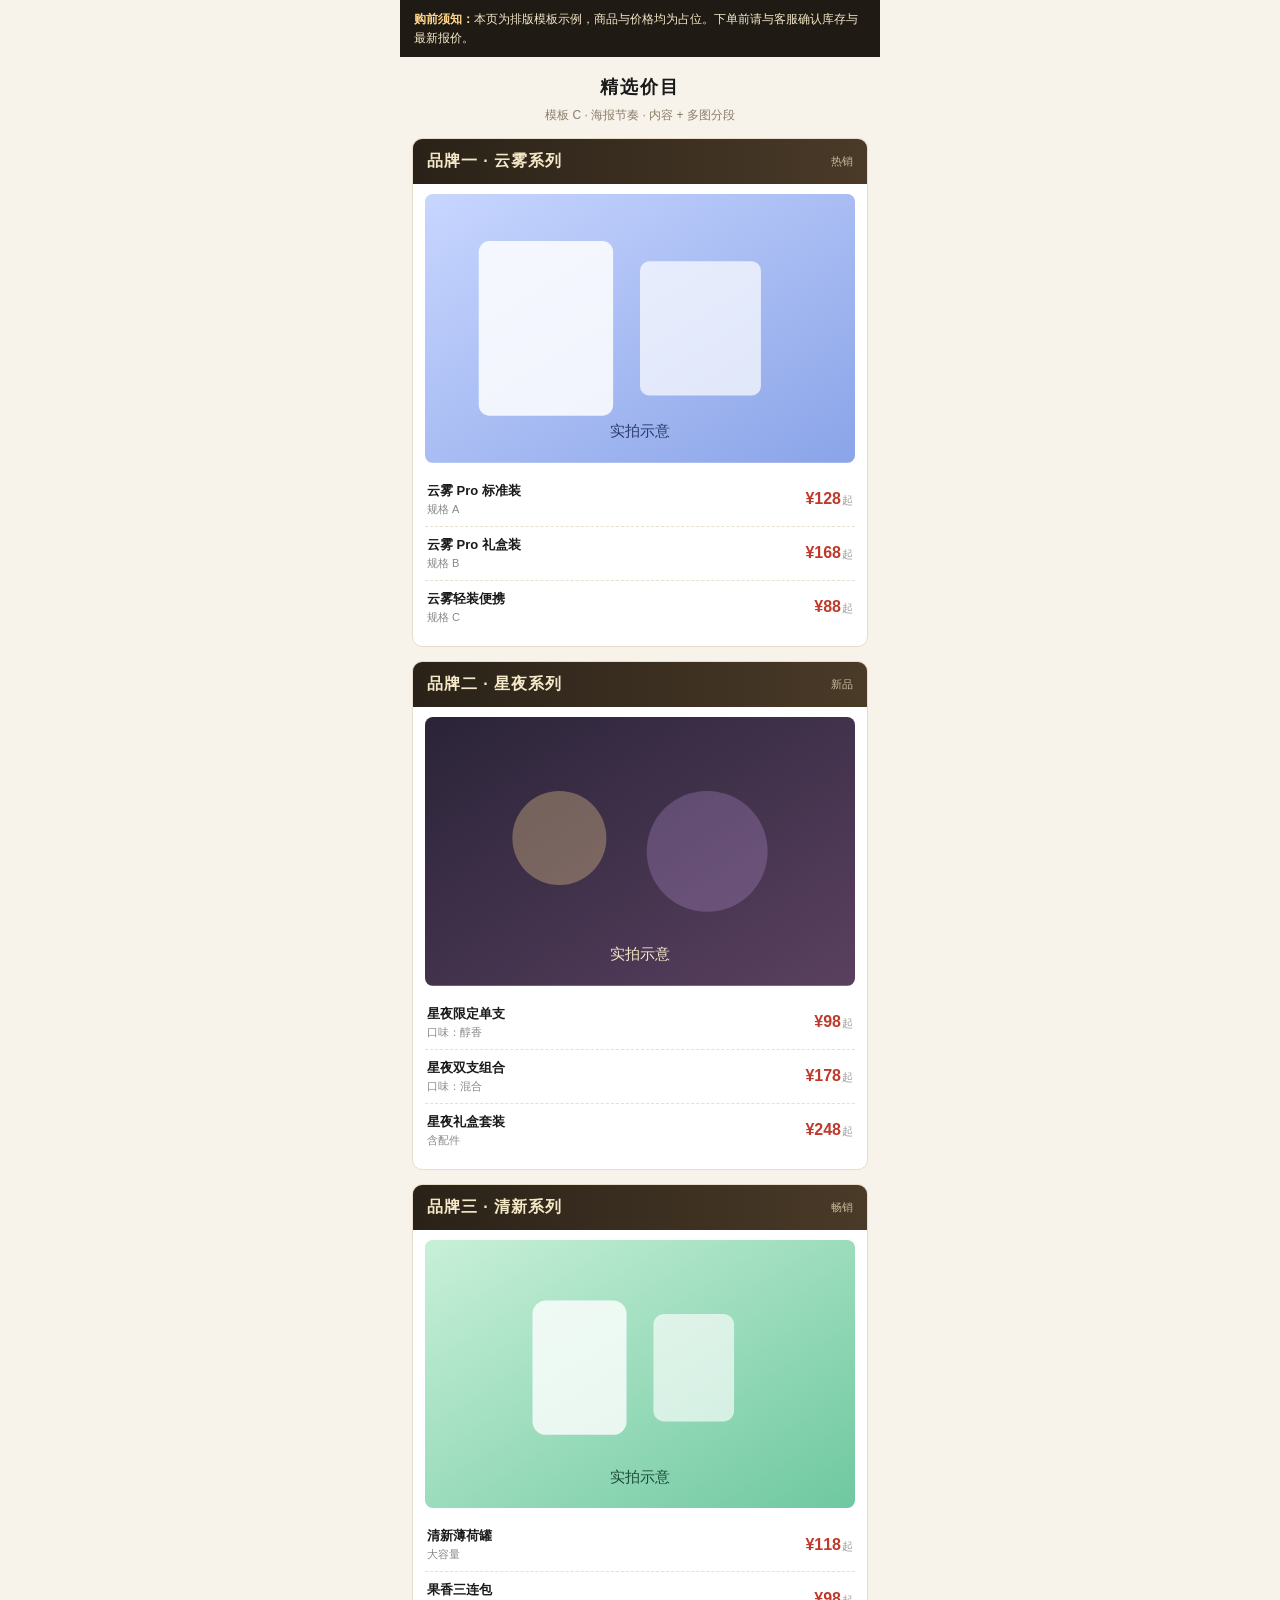
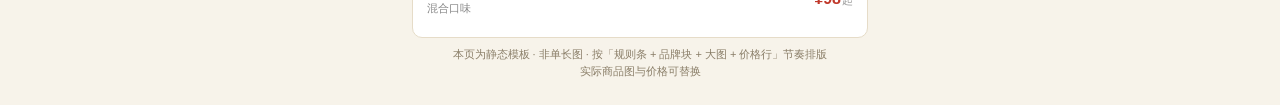
<file: templates/shop-c-poster/index.html>
<!DOCTYPE html>
<html lang="zh-CN">
<head>
<meta charset="UTF-8">
<meta name="viewport" content="width=device-width, initial-scale=1, maximum-scale=1, viewport-fit=cover">
<title>精选价目 · 海报节奏</title>
<style>
*{box-sizing:border-box;margin:0;padding:0}
html,body{background:#f7f3ea;color:#1a1a1a;font-family:-apple-system,BlinkMacSystemFont,"PingFang SC","Hiragino Sans GB","Microsoft YaHei",sans-serif;-webkit-tap-highlight-color:transparent}
body{max-width:480px;margin:0 auto;min-height:100vh;padding-bottom:24px}
.rules{background:#1f1a14;color:#f5e8c8;font-size:12px;line-height:1.55;padding:10px 14px;position:sticky;top:0;z-index:20}
.rules strong{color:#ffd78a}
.brand{margin:14px 12px 8px;background:#fff;border:1px solid #e6dcc8;border-radius:10px;overflow:hidden}
.brand-hd{background:linear-gradient(90deg,#2a2218,#4a3a28);color:#f5e8c8;padding:12px 14px;display:flex;align-items:center;justify-content:space-between}
.brand-hd h2{font-size:16px;font-weight:700;letter-spacing:.06em}
.brand-hd span{font-size:11px;opacity:.75}
.brand-bd{padding:10px 12px 12px}
.shot{border-radius:8px;overflow:hidden;background:#eee;margin-bottom:10px}
.shot svg{width:100%;height:auto;display:block;aspect-ratio:16/10}
.row{display:flex;align-items:center;justify-content:space-between;gap:10px;padding:9px 2px;border-bottom:1px dashed #e8dfcf}
.row:last-child{border-bottom:0}
.row .n{font-size:13px;font-weight:600;flex:1;min-width:0}
.row .s{font-size:11px;color:#888;margin-top:2px}
.row .p{font-size:16px;font-weight:750;color:#c0392b;white-space:nowrap}
.row .p em{font-style:normal;font-size:11px;color:#999;font-weight:500;margin-left:1px}
.tip{margin:8px 12px 0;font-size:11px;color:#8a7e68;line-height:1.55;text-align:center}
.tagline{text-align:center;padding:18px 16px 8px;font-size:18px;font-weight:750;letter-spacing:.12em}
.sub{text-align:center;font-size:12px;color:#8a7e68;margin-bottom:6px}
</style>
</head>
<body>
<div class="rules"><strong>购前须知：</strong>本页为排版模板示例，商品与价格均为占位。下单前请与客服确认库存与最新报价。</div>
<div class="tagline">精选价目</div>
<div class="sub">模板 C · 海报节奏 · 内容 + 多图分段</div>

<section class="brand">
  <div class="brand-hd"><h2>品牌一 · 云雾系列</h2><span>热销</span></div>
  <div class="brand-bd">
    <div class="shot"><svg viewBox="0 0 640 400" xmlns="http://www.w3.org/2000/svg"><defs><linearGradient id="p1" x1="0" y1="0" x2="1" y2="1"><stop stop-color="#c8d6ff"/><stop offset="1" stop-color="#8aa4e8"/></linearGradient></defs><rect width="640" height="400" fill="url(#p1)"/><rect x="80" y="70" width="200" height="260" rx="16" fill="#fff" opacity=".85"/><rect x="320" y="100" width="180" height="200" rx="14" fill="#fff" opacity=".7"/><text x="320" y="360" text-anchor="middle" fill="#2a3a6a" font-size="22" font-family="sans-serif">实拍示意</text></svg></div>
    <div class="row"><div><div class="n">云雾 Pro 标准装</div><div class="s">规格 A</div></div><div class="p">¥128<em>起</em></div></div>
    <div class="row"><div><div class="n">云雾 Pro 礼盒装</div><div class="s">规格 B</div></div><div class="p">¥168<em>起</em></div></div>
    <div class="row"><div><div class="n">云雾轻装便携</div><div class="s">规格 C</div></div><div class="p">¥88<em>起</em></div></div>
  </div>
</section>

<section class="brand">
  <div class="brand-hd"><h2>品牌二 · 星夜系列</h2><span>新品</span></div>
  <div class="brand-bd">
    <div class="shot"><svg viewBox="0 0 640 400" xmlns="http://www.w3.org/2000/svg"><defs><linearGradient id="p2" x1="0" y1="0" x2="1" y2="1"><stop stop-color="#2a2438"/><stop offset="1" stop-color="#5a4060"/></linearGradient></defs><rect width="640" height="400" fill="url(#p2)"/><circle cx="200" cy="180" r="70" fill="#e8c98a" opacity=".35"/><circle cx="420" cy="200" r="90" fill="#c8a0e8" opacity=".25"/><text x="320" y="360" text-anchor="middle" fill="#f5e8c8" font-size="22" font-family="sans-serif">实拍示意</text></svg></div>
    <div class="row"><div><div class="n">星夜限定单支</div><div class="s">口味：醇香</div></div><div class="p">¥98<em>起</em></div></div>
    <div class="row"><div><div class="n">星夜双支组合</div><div class="s">口味：混合</div></div><div class="p">¥178<em>起</em></div></div>
    <div class="row"><div><div class="n">星夜礼盒套装</div><div class="s">含配件</div></div><div class="p">¥248<em>起</em></div></div>
  </div>
</section>

<section class="brand">
  <div class="brand-hd"><h2>品牌三 · 清新系列</h2><span>畅销</span></div>
  <div class="brand-bd">
    <div class="shot"><svg viewBox="0 0 640 400" xmlns="http://www.w3.org/2000/svg"><defs><linearGradient id="p3" x1="0" y1="0" x2="1" y2="1"><stop stop-color="#c8f0d8"/><stop offset="1" stop-color="#6ec8a0"/></linearGradient></defs><rect width="640" height="400" fill="url(#p3)"/><rect x="160" y="90" width="140" height="200" rx="20" fill="#fff" opacity=".8"/><rect x="340" y="110" width="120" height="160" rx="16" fill="#fff" opacity=".65"/><text x="320" y="360" text-anchor="middle" fill="#1a4a38" font-size="22" font-family="sans-serif">实拍示意</text></svg></div>
    <div class="row"><div><div class="n">清新薄荷罐</div><div class="s">大容量</div></div><div class="p">¥118<em>起</em></div></div>
    <div class="row"><div><div class="n">果香三连包</div><div class="s">混合口味</div></div><div class="p">¥98<em>起</em></div></div>
  </div>
</section>

<p class="tip">本页为静态模板 · 非单长图 · 按「规则条 + 品牌块 + 大图 + 价格行」节奏排版<br>实际商品图与价格可替换</p>
</body>
</html>
</file>
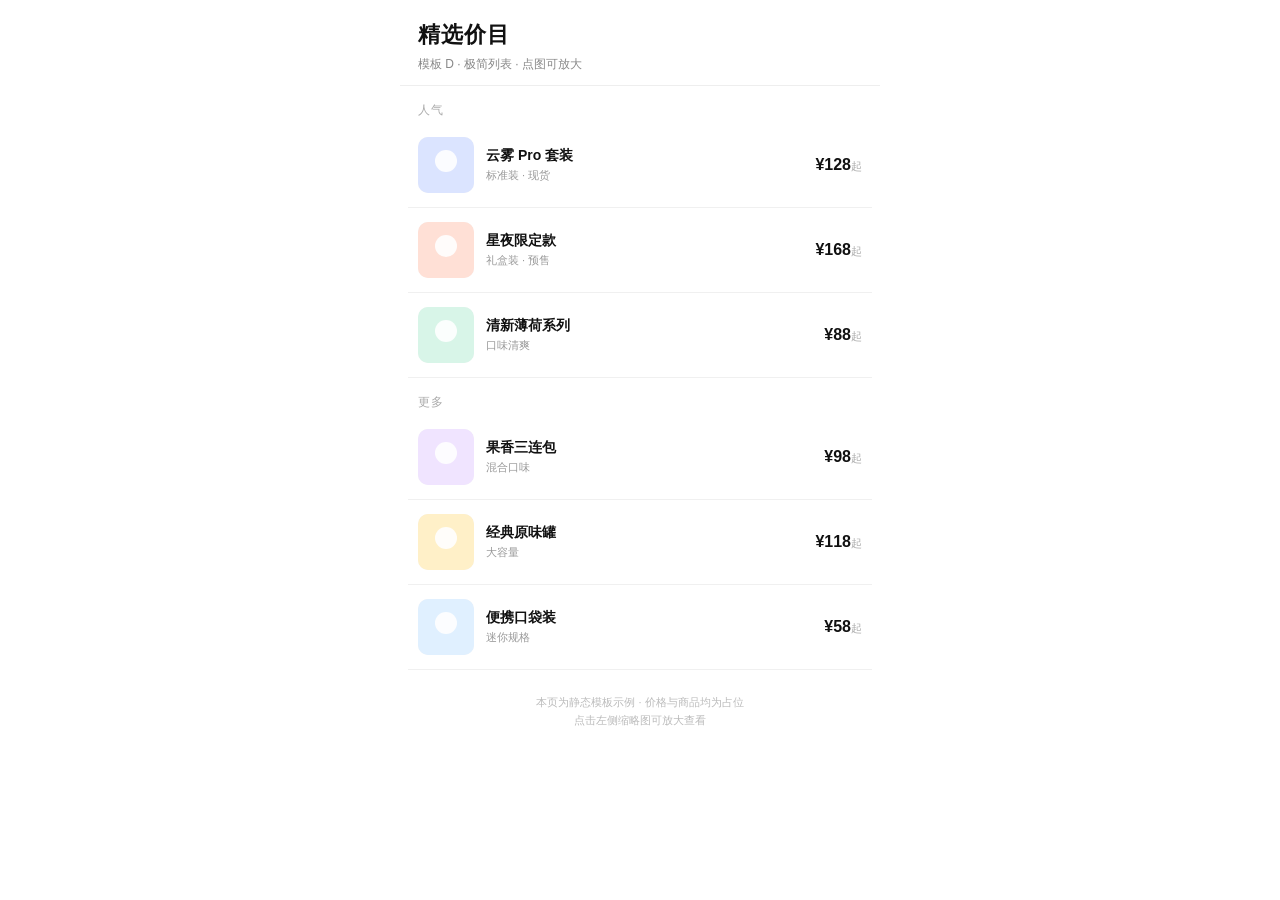
<file: templates/shop-d-minimal/index.html>
<!DOCTYPE html>
<html lang="zh-CN">
<head>
<meta charset="UTF-8">
<meta name="viewport" content="width=device-width, initial-scale=1, maximum-scale=1, viewport-fit=cover">
<title>精选价目 · 极简列表</title>
<style>
*{box-sizing:border-box;margin:0;padding:0}
html,body{background:#fff;color:#111;font-family:-apple-system,BlinkMacSystemFont,"PingFang SC","Hiragino Sans GB","Microsoft YaHei",sans-serif;-webkit-tap-highlight-color:transparent}
body{max-width:480px;margin:0 auto;min-height:100vh;padding-bottom:40px}
.top{padding:20px 18px 12px;border-bottom:1px solid #eee}
.top h1{font-size:22px;font-weight:700;letter-spacing:.04em}
.top p{margin-top:6px;font-size:12px;color:#888}
.list{padding:0 8px}
.item{display:flex;align-items:center;gap:12px;padding:14px 10px;border-bottom:1px solid #f0f0f0}
.item .thumb{width:56px;height:56px;border-radius:10px;overflow:hidden;flex-shrink:0;background:#f3f3f3;cursor:pointer}
.item .thumb svg{width:100%;height:100%;display:block}
.item .info{flex:1;min-width:0}
.item .name{font-size:14px;font-weight:600;white-space:nowrap;overflow:hidden;text-overflow:ellipsis}
.item .desc{margin-top:3px;font-size:11px;color:#999}
.item .price{font-size:16px;font-weight:700;color:#111;white-space:nowrap;margin-left:8px}
.item .price small{font-size:11px;font-weight:500;color:#aaa}
.sec-label{padding:16px 18px 4px;font-size:12px;color:#aaa;letter-spacing:.08em}
.foot-note{padding:24px 18px;font-size:11px;color:#bbb;text-align:center;line-height:1.6}
/* lightbox */
.lb{display:none;position:fixed;inset:0;background:rgba(0,0,0,.88);z-index:100;align-items:center;justify-content:center;padding:24px}
.lb.on{display:flex}
.lb img,.lb svg{max-width:100%;max-height:80vh;border-radius:8px}
.lb .close{position:absolute;top:16px;right:18px;color:#fff;font-size:28px;line-height:1;cursor:pointer;opacity:.85}
</style>
</head>
<body>
<header class="top">
  <h1>精选价目</h1>
  <p>模板 D · 极简列表 · 点图可放大</p>
</header>

<div class="sec-label">人气</div>
<div class="list">
  <div class="item">
    <div class="thumb" data-zoom="1" aria-label="放大查看"><svg viewBox="0 0 112 112" xmlns="http://www.w3.org/2000/svg"><rect width="112" height="112" fill="#dbe4ff"/><circle cx="56" cy="48" r="22" fill="#fff" opacity=".9"/></svg></div>
    <div class="info"><div class="name">云雾 Pro 套装</div><div class="desc">标准装 · 现货</div></div>
    <div class="price">¥128<small>起</small></div>
  </div>
  <div class="item">
    <div class="thumb" data-zoom="2" aria-label="放大查看"><svg viewBox="0 0 112 112" xmlns="http://www.w3.org/2000/svg"><rect width="112" height="112" fill="#ffe0d6"/><circle cx="56" cy="48" r="22" fill="#fff" opacity=".9"/></svg></div>
    <div class="info"><div class="name">星夜限定款</div><div class="desc">礼盒装 · 预售</div></div>
    <div class="price">¥168<small>起</small></div>
  </div>
  <div class="item">
    <div class="thumb" data-zoom="3" aria-label="放大查看"><svg viewBox="0 0 112 112" xmlns="http://www.w3.org/2000/svg"><rect width="112" height="112" fill="#d8f5e8"/><circle cx="56" cy="48" r="22" fill="#fff" opacity=".9"/></svg></div>
    <div class="info"><div class="name">清新薄荷系列</div><div class="desc">口味清爽</div></div>
    <div class="price">¥88<small>起</small></div>
  </div>
</div>

<div class="sec-label">更多</div>
<div class="list">
  <div class="item">
    <div class="thumb" data-zoom="4" aria-label="放大查看"><svg viewBox="0 0 112 112" xmlns="http://www.w3.org/2000/svg"><rect width="112" height="112" fill="#f0e4ff"/><circle cx="56" cy="48" r="22" fill="#fff" opacity=".9"/></svg></div>
    <div class="info"><div class="name">果香三连包</div><div class="desc">混合口味</div></div>
    <div class="price">¥98<small>起</small></div>
  </div>
  <div class="item">
    <div class="thumb" data-zoom="5" aria-label="放大查看"><svg viewBox="0 0 112 112" xmlns="http://www.w3.org/2000/svg"><rect width="112" height="112" fill="#fff0c8"/><circle cx="56" cy="48" r="22" fill="#fff" opacity=".9"/></svg></div>
    <div class="info"><div class="name">经典原味罐</div><div class="desc">大容量</div></div>
    <div class="price">¥118<small>起</small></div>
  </div>
  <div class="item">
    <div class="thumb" data-zoom="6" aria-label="放大查看"><svg viewBox="0 0 112 112" xmlns="http://www.w3.org/2000/svg"><rect width="112" height="112" fill="#e0f0ff"/><circle cx="56" cy="48" r="22" fill="#fff" opacity=".9"/></svg></div>
    <div class="info"><div class="name">便携口袋装</div><div class="desc">迷你规格</div></div>
    <div class="price">¥58<small>起</small></div>
  </div>
</div>

<p class="foot-note">本页为静态模板示例 · 价格与商品均为占位<br>点击左侧缩略图可放大查看</p>

<div class="lb" id="lb" role="dialog" aria-modal="true">
  <span class="close" id="lbClose">&times;</span>
  <div id="lbInner"></div>
</div>
<script>
(function(){
  var lb=document.getElementById('lb');
  var inner=document.getElementById('lbInner');
  document.querySelectorAll('.thumb').forEach(function(el){
    el.addEventListener('click',function(){
      inner.innerHTML=el.innerHTML;
      var svg=inner.querySelector('svg');
      if(svg){svg.setAttribute('viewBox','0 0 112 112');svg.style.width='min(80vw,320px)';svg.style.height='auto';}
      lb.classList.add('on');
    });
  });
  function close(){lb.classList.remove('on');inner.innerHTML='';}
  document.getElementById('lbClose').addEventListener('click',close);
  lb.addEventListener('click',function(e){if(e.target===lb)close();});
})();
</script>
</body>
</html>
</file>
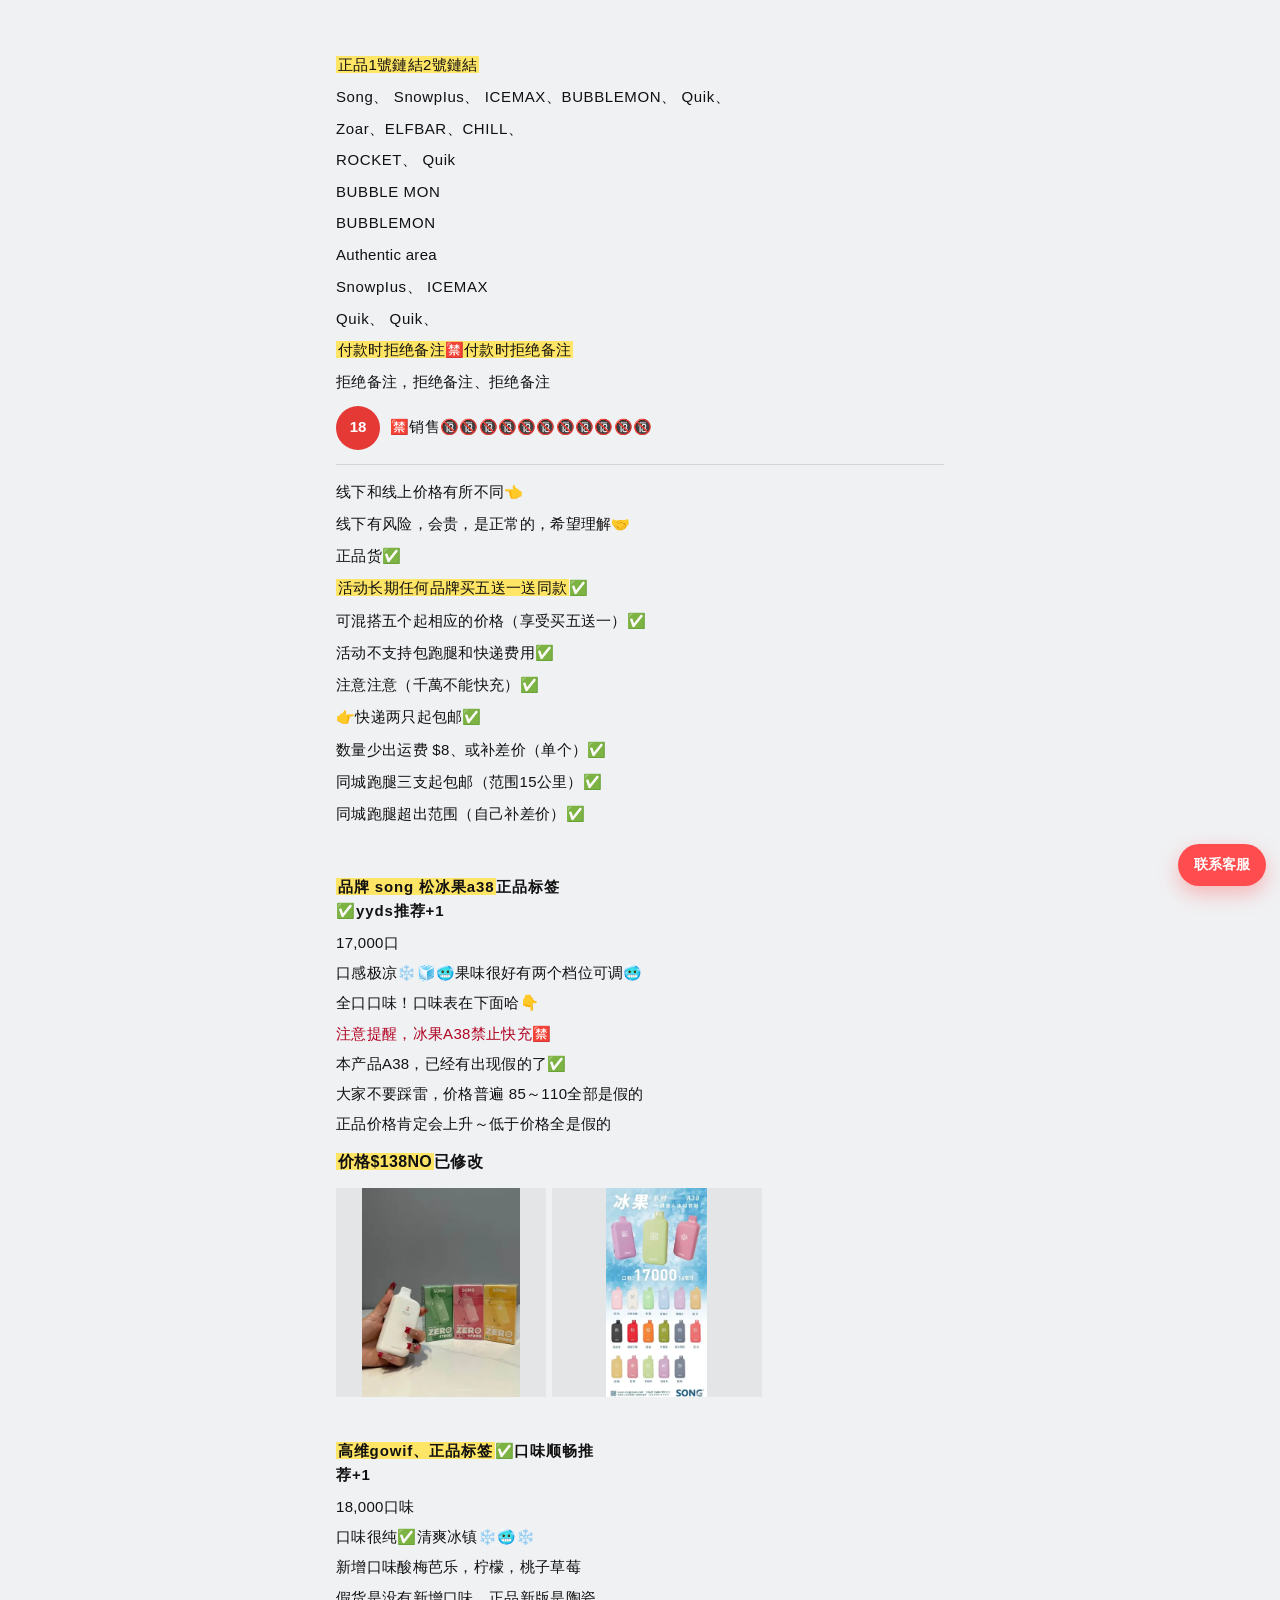
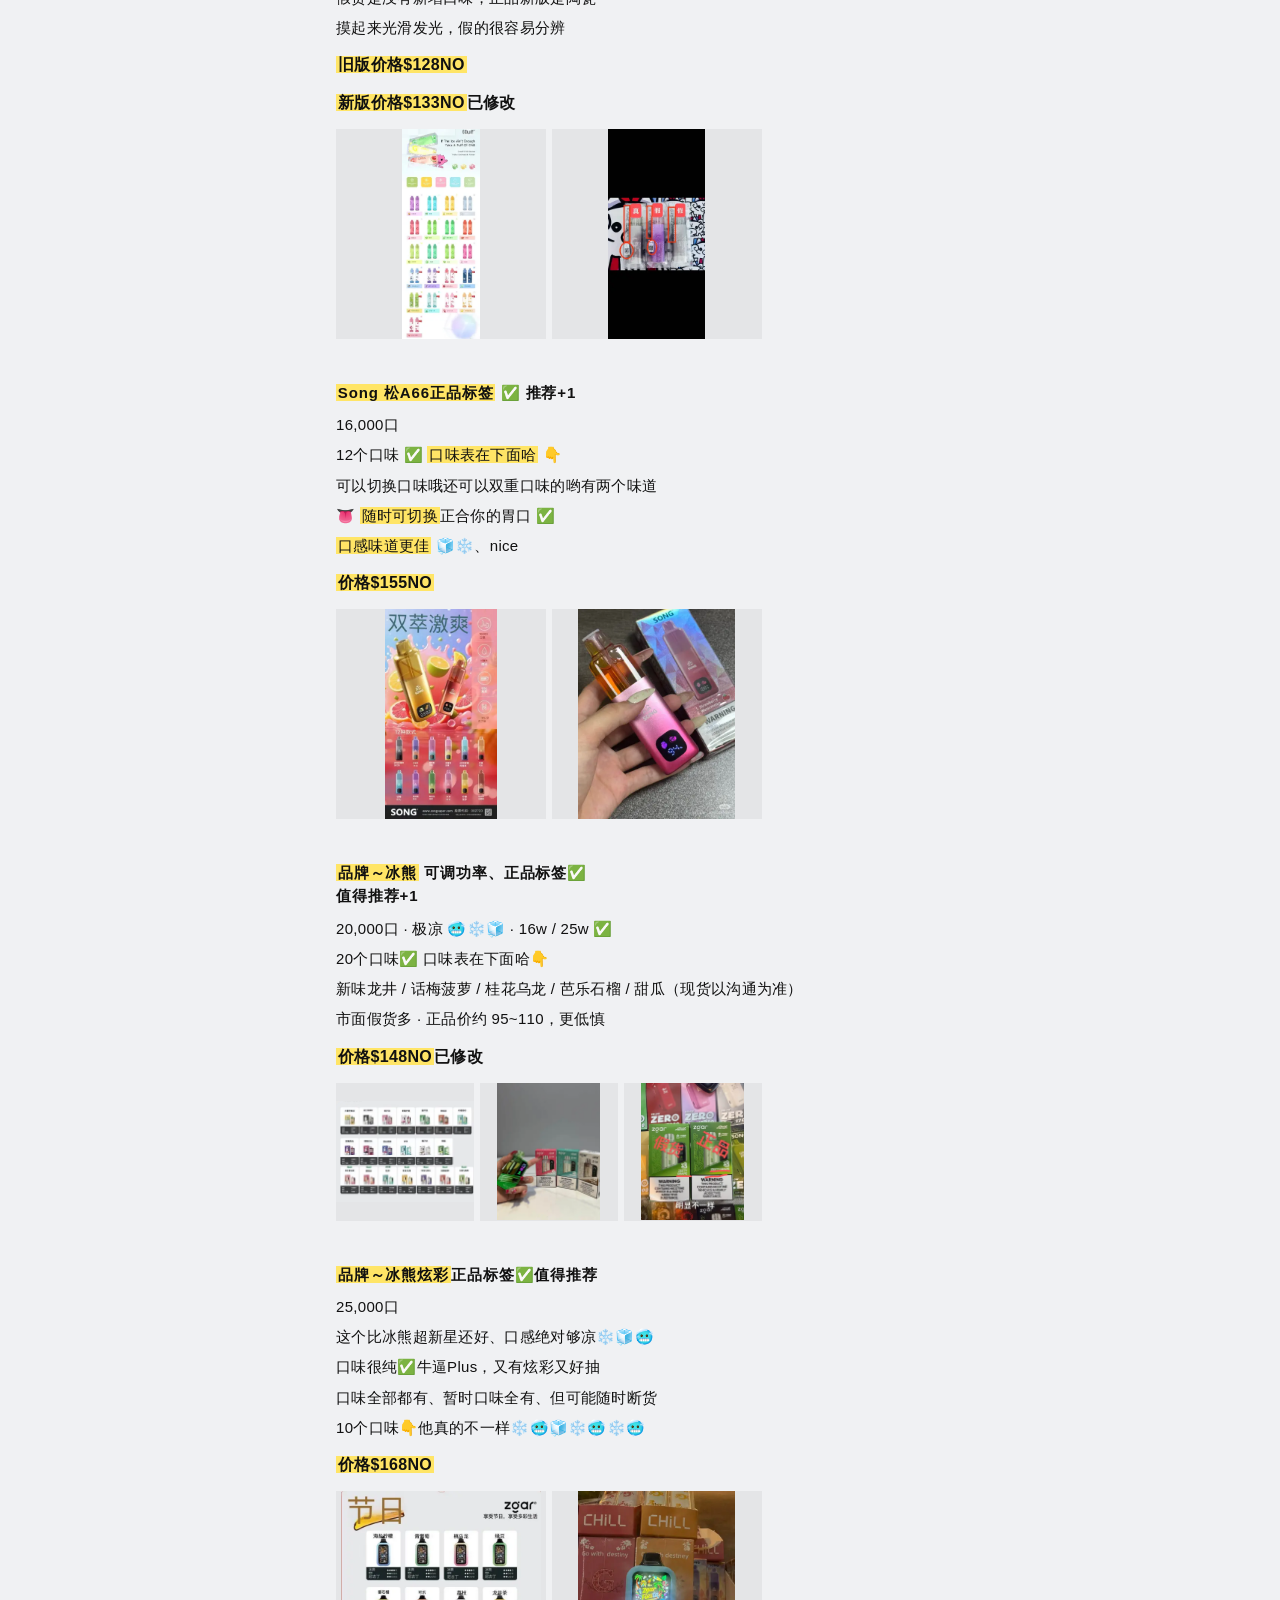
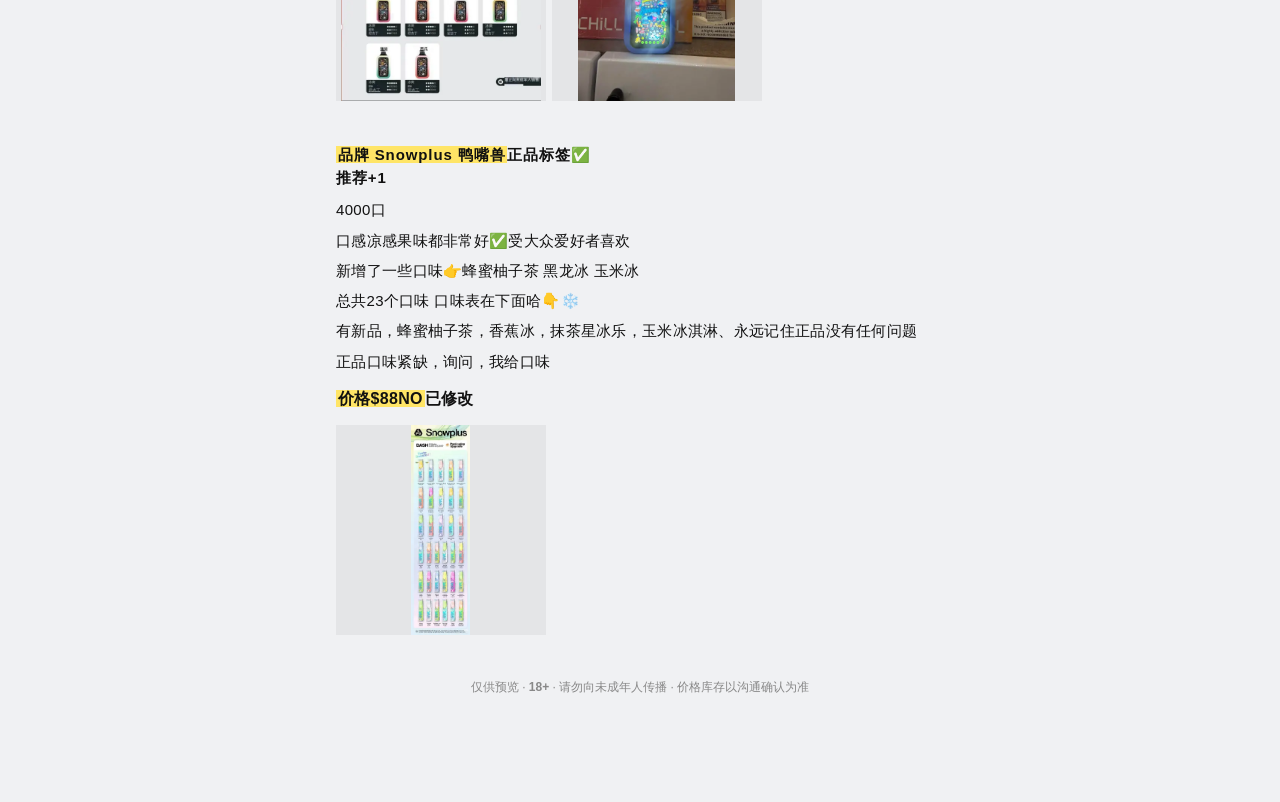
<file: half.html>
<!DOCTYPE html>
<html lang="zh-CN">
<head>
  <meta charset="utf-8" />
  <meta name="viewport" content="width=device-width, initial-scale=1, viewport-fit=cover" />
  <meta name="format-detection" content="telephone=no" />
  <meta name="referrer" content="no-referrer" />
  <meta name="theme-color" content="#f0f1f3" />
  <title>模板</title>
  <link rel="stylesheet" href="style.css?v=half4" />
</head>
<body>
  <main class="feed">
    <section class="block rules">
      <p class="line"><mark>正品1號鏈結2號鏈結</mark></p>
      <p class="line brands">Song、 SnowpIus、  ICEMAX、BUBBLEMON、 Quik、</p>
      <p class="line brands"> Zoar、ELFBAR、CHILL、</p>
      <p class="line brands"> ROCKET、  Quik</p>
      <p class="line brands">  BUBBLE MON</p>
      <p class="line brands">BUBBLEMON</p>
      <p class="line">Authentic area</p>
      <p class="line brands">  SnowpIus、  ICEMAX</p>
      <p class="line brands">Quik、 Quik、</p>
      <p class="line"><mark>付款时拒绝备注🈲付款时拒绝备注</mark></p>
      <p class="line">拒绝备注，拒绝备注、拒绝备注</p>
      <div class="age-row"><span class="age18">18</span><p class="line">🈲销售🔞🔞🔞🔞🔞🔞🔞🔞🔞🔞🔞</p></div>
      <hr class="sep" />
      <p class="line">线下和线上价格有所不同👈</p>
      <p class="line">线下有风险，会贵，是正常的，希望理解🤝</p>
      <p class="line">正品货✅</p>
      <p class="line"><mark>活动长期任何品牌买五送一送同款</mark>✅</p>
      <p class="line">可混搭五个起相应的价格（享受买五送一）✅</p>
      <p class="line">活动不支持包跑腿和快递费用✅</p>
      <p class="line">注意注意（千萬不能快充）✅</p>
      <p class="line">👉快递两只起包邮✅</p>
      <p class="line">数量少出运费 $8、或补差价（单个）✅</p>
      <p class="line">同城跑腿三支起包邮（范围15公里）✅</p>
      <p class="line">同城跑腿超出范围（自己补差价）✅</p>
    </section>

    <section class="block">
      <p class="hook"><mark>品牌 song 松冰果a38</mark>正品标签✅yyds推荐+1</p>
      <p>17,000口</p>
      <p>口感极凉❄️🧊🥶果味很好有两个档位可调🥶</p>
      <p>全口口味！口味表在下面哈👇</p>
      <p class="warn">注意提醒，冰果A38禁止快充🈲</p>
      <p>本产品A38，已经有出现假的了✅</p>
      <p>大家不要踩雷，价格普遍 85～110全部是假的</p>
      <p>正品价格肯定会上升～低于价格全是假的</p>
      <p class="price"><mark>价格$138NO</mark>已修改</p>
      <div class="shots n2">
        <button type="button" class="shot" data-full="images/1.webp" data-jpg="images/1.jpg"><img src="images/thumbs/1.webp" alt="图1" loading="eager" decoding="async" onerror="this.src=this.parentNode.dataset.jpg" /></button>
        <button type="button" class="shot" data-full="images/2.webp" data-jpg="images/2.jpg"><img src="images/thumbs/2.webp" alt="图2" loading="eager" decoding="async" onerror="this.src=this.parentNode.dataset.jpg" /></button>
      </div>
    </section>

    <section class="block">
      <p class="hook"><mark>高维gowif、正品标签</mark>✅口味顺畅推荐+1</p>
      <p>18,000口味</p>
      <p>口味很纯✅清爽冰镇❄️🥶❄️</p>
      <p>新增口味酸梅芭乐，柠檬，桃子草莓</p>
      <p>假货是没有新增口味，正品新版是陶瓷</p>
      <p>摸起来光滑发光，假的很容易分辨</p>
      <p class="price"><mark>旧版价格$128NO</mark></p>
      <p class="price"><mark>新版价格$133NO</mark>已修改</p>
      <div class="shots n2">
        <button type="button" class="shot" data-full="images/3.webp" data-jpg="images/3.jpg"><img src="images/thumbs/3.webp" alt="图3" loading="lazy" decoding="async" onerror="this.src=this.parentNode.dataset.jpg" /></button>
        <button type="button" class="shot" data-full="images/4.webp" data-jpg="images/4.jpg"><img src="images/thumbs/4.webp" alt="图4" loading="lazy" decoding="async" onerror="this.src=this.parentNode.dataset.jpg" /></button>
      </div>
    </section>

    <section class="block">
      <p class="hook"><mark>Song 松A66正品标签</mark> ✅ 推荐+1</p>
      <p>16,000口</p>
      <p>12个口味 ✅ <mark>口味表在下面哈</mark> 👇</p>
      <p>可以切换口味哦还可以双重口味的哟有两个味道</p>
      <p>👅 <mark>随时可切换</mark>正合你的胃口 ✅</p>
      <p><mark>口感味道更佳</mark> 🧊❄️、nice</p>
      <p class="price"><mark>价格$155NO</mark></p>
      <div class="shots n2">
        <button type="button" class="shot" data-full="images/5.webp" data-jpg="images/5.jpg"><img src="images/thumbs/5.webp" alt="图5" loading="lazy" decoding="async" onerror="this.src=this.parentNode.dataset.jpg" /></button>
        <button type="button" class="shot" data-full="images/6.webp" data-jpg="images/6.jpg"><img src="images/thumbs/6.webp" alt="图6" loading="lazy" decoding="async" onerror="this.src=this.parentNode.dataset.jpg" /></button>
      </div>
    </section>

    <section class="block">
      <p class="hook"><mark>品牌～冰熊</mark> 可调功率、正品标签✅ 值得推荐+1</p>
      <p>20,000口 · 极凉 🥶❄️🧊 · 16w / 25w ✅</p>
      <p>20个口味✅ 口味表在下面哈👇</p>
      <p>新味龙井 / 话梅菠萝 / 桂花乌龙 / 芭乐石榴 / 甜瓜（现货以沟通为准）</p>
      <p>市面假货多 · 正品价约 95~110，更低慎</p>
      <p class="price"><mark>价格$148NO</mark>已修改</p>
      <div class="shots n3">
        <button type="button" class="shot" data-full="images/7.webp" data-jpg="images/7.jpg"><img src="images/thumbs/7.webp" alt="图7" loading="lazy" decoding="async" onerror="this.src=this.parentNode.dataset.jpg" /></button>
        <button type="button" class="shot" data-full="images/8.webp" data-jpg="images/8.jpg"><img src="images/thumbs/8.webp" alt="图8" loading="lazy" decoding="async" onerror="this.src=this.parentNode.dataset.jpg" /></button>
        <button type="button" class="shot" data-full="images/9.webp" data-jpg="images/9.jpg"><img src="images/thumbs/9.webp" alt="图9" loading="lazy" decoding="async" onerror="this.src=this.parentNode.dataset.jpg" /></button>
      </div>
    </section>

    <section class="block">
      <p class="hook"><mark>品牌～冰熊炫彩</mark>正品标签✅值得推荐</p>
      <p>25,000口</p>
      <p>这个比冰熊超新星还好、口感绝对够凉❄️🧊🥶</p>
      <p>口味很纯✅牛逼Plus，又有炫彩又好抽</p>
      <p>口味全部都有、暂时口味全有、但可能随时断货</p>
      <p>10个口味👇他真的不一样❄️🥶🧊❄️🥶❄️🥶</p>
      <p class="price"><mark>价格$168NO</mark></p>
      <div class="shots n2">
        <button type="button" class="shot" data-full="images/10.webp" data-jpg="images/10.jpg"><img src="images/thumbs/10.webp" alt="图10" loading="lazy" decoding="async" onerror="this.src=this.parentNode.dataset.jpg" /></button>
        <button type="button" class="shot" data-full="images/11.webp" data-jpg="images/11.jpg"><img src="images/thumbs/11.webp" alt="图11" loading="lazy" decoding="async" onerror="this.src=this.parentNode.dataset.jpg" /></button>
      </div>
    </section>

    <section class="block">
      <p class="hook"><mark>品牌 Snowplus 鸭嘴兽</mark>正品标签✅推荐+1</p>
      <p>4000口</p>
      <p>口感凉感果味都非常好✅受大众爱好者喜欢</p>
      <p>新增了一些口味👉蜂蜜柚子茶 黑龙冰 玉米冰</p>
      <p>总共23个口味 口味表在下面哈👇❄️</p>
      <p>有新品，蜂蜜柚子茶，香蕉冰，抹茶星冰乐，玉米冰淇淋、永远记住正品没有任何问题</p>
      <p>正品口味紧缺，询问，我给口味</p>
      <p class="price"><mark>价格$88NO</mark>已修改</p>
      <div class="shots n1">
        <button type="button" class="shot" data-full="images/12.jpg" data-jpg="images/12.jpg"><img src="images/thumbs/12.webp" alt="图12" loading="lazy" decoding="async" onerror="this.src=this.parentNode.dataset.jpg" /></button>
      </div>
    </section>

    
    <p class="foot">仅供预览 · <strong>18+</strong> · 请勿向未成年人传播 · 价格库存以沟通确认为准</p>
  </main>

  <button type="button" class="fab" id="fab" aria-label="联系客服">联系客服</button>
  <div class="toast" id="toast" role="status" aria-live="polite"></div>

  <div class="lb" id="lb" hidden role="dialog" aria-modal="true" aria-label="大图">
    <button type="button" class="lb-close" id="lbClose" aria-label="关闭">×</button>
    <div class="lb-scroller" id="lbScroller">
      <img id="lbImg" alt="大图" decoding="async" />
    </div>
  </div>

  <script src="app.js?v=half4" defer></script>
</body>
</html>
</file>
<file: style.css>
:root {
  --bg: #f0f1f3;
  --text: #111;
  --mark: #ffe566;
  --hair: rgba(0,0,0,.12);
  --safe-b: env(safe-area-inset-bottom, 0px);
  --tile-bg: #e4e5e7;
}
* { box-sizing: border-box; margin: 0; padding: 0; }
html { -webkit-text-size-adjust: 100%; }
body {
  font-family: -apple-system, BlinkMacSystemFont, "PingFang SC", "Hiragino Sans GB",
    "Microsoft YaHei", sans-serif;
  background: var(--bg);
  color: var(--text);
  line-height: 1.75;
  font-size: 15px;
  padding-bottom: calc(72px + var(--safe-b));
}
mark {
  background: var(--mark);
  color: inherit;
  padding: 0 .12em;
  box-decoration-break: clone;
  -webkit-box-decoration-break: clone;
}
.feed {
  max-width: 640px;
  margin: 0 auto;
  padding: 28px 16px 24px;
}
.block {
  padding: 18px 0 20px;
  border-bottom: 0;
}
.block .hook {
  font-size: 15px;
  font-weight: 600;
  margin-bottom: 8px;
  line-height: 1.55;
  letter-spacing: .06em;
  max-width: 18em;
}
.block p { margin: 4px 0; letter-spacing: .02em; }
.block .price {
  margin-top: 10px;
  font-weight: 600;
  font-size: 16px;
  letter-spacing: .02em;
}
.block .warn { color: #b00020; }
.rules .line { margin: 6px 0; }
.rules .brands { line-height: 1.7; letter-spacing: .04em; }
.age-row {
  display: flex;
  align-items: center;
  gap: 10px;
  margin: 10px 0 4px;
}
.age18 {
  display: inline-flex;
  align-items: center;
  justify-content: center;
  width: 44px;
  height: 44px;
  border-radius: 50%;
  background: #e53935;
  color: #fff;
  font-size: 15px;
  font-weight: 800;
  letter-spacing: 0;
  flex-shrink: 0;
}
.sep {
  border: 0;
  border-top: 1px solid var(--hair);
  margin: 14px 0;
}
.shots {
  display: grid;
  grid-template-columns: 1fr 1fr;
  gap: 6px;
  margin-top: 12px;
  width: 70%;
  max-width: 70%;
  justify-content: flex-start;
}
/* n1: same column width as one cell of the pair (half of 70% row) */
.shots.n1 {
  grid-template-columns: 1fr;
  width: calc((70% - 6px) / 2);
  max-width: calc((70% - 6px) / 2);
}
.shots.n3 {
  grid-template-columns: 1fr 1fr 1fr;
  width: 70%;
  max-width: 70%;
}
/* Fixed equal tile box — letterbox OK, NEVER crop */
.shot {
  border: 0;
  padding: 0;
  background: var(--tile-bg);
  border-radius: 0;
  overflow: hidden;
  cursor: zoom-in;
  -webkit-tap-highlight-color: transparent;
  width: 100%;
  min-width: 0;
  aspect-ratio: 1 / 1;
  display: flex;
  align-items: center;
  justify-content: center;
}
.shot img {
  display: block;
  max-width: 100%;
  max-height: 100%;
  width: auto;
  height: auto;
  object-fit: contain;
  object-position: center;
  background: transparent;
}
.foot {
  text-align: center;
  color: #888;
  font-size: 12px;
  padding: 22px 8px 8px;
}
.fab {
  position: fixed;
  right: 14px;
  bottom: calc(14px + var(--safe-b));
  z-index: 40;
  border: 0;
  border-radius: 999px;
  padding: 12px 16px;
  background: #ff4d4f;
  color: #fff;
  font-size: 14px;
  font-weight: 600;
  box-shadow: 0 8px 20px rgba(255,77,79,.35);
}
.toast {
  position: fixed;
  left: 50%;
  bottom: calc(70px + var(--safe-b));
  transform: translateX(-50%) translateY(8px);
  z-index: 50;
  max-width: 90vw;
  padding: 10px 14px;
  border-radius: 10px;
  background: rgba(0,0,0,.88);
  color: #fff;
  font-size: 13px;
  opacity: 0;
  pointer-events: none;
  transition: .2s;
}
.toast.show { opacity: 1; transform: translateX(-50%) translateY(0); }
.lb {
  position: fixed;
  inset: 0;
  z-index: 100;
  background: rgba(0,0,0,.92);
  display: flex;
  flex-direction: column;
}
.lb[hidden] { display: none !important; }
body.lb-open { overflow: hidden; }
.lb-close {
  align-self: flex-end;
  margin: calc(8px + env(safe-area-inset-top,0px)) 12px 0;
  width: 40px; height: 40px;
  border: 0; border-radius: 50%;
  background: rgba(255,255,255,.15);
  color: #fff; font-size: 28px; line-height: 1;
}
.lb-scroller {
  flex: 1;
  overflow: auto;
  -webkit-overflow-scrolling: touch;
  padding: 8px 12px 24px;
  display: flex;
  justify-content: center;
  align-items: flex-start;
}
.lb-scroller img {
  max-width: 100%;
  width: auto;
  height: auto;
  object-fit: contain;
}
</file>
